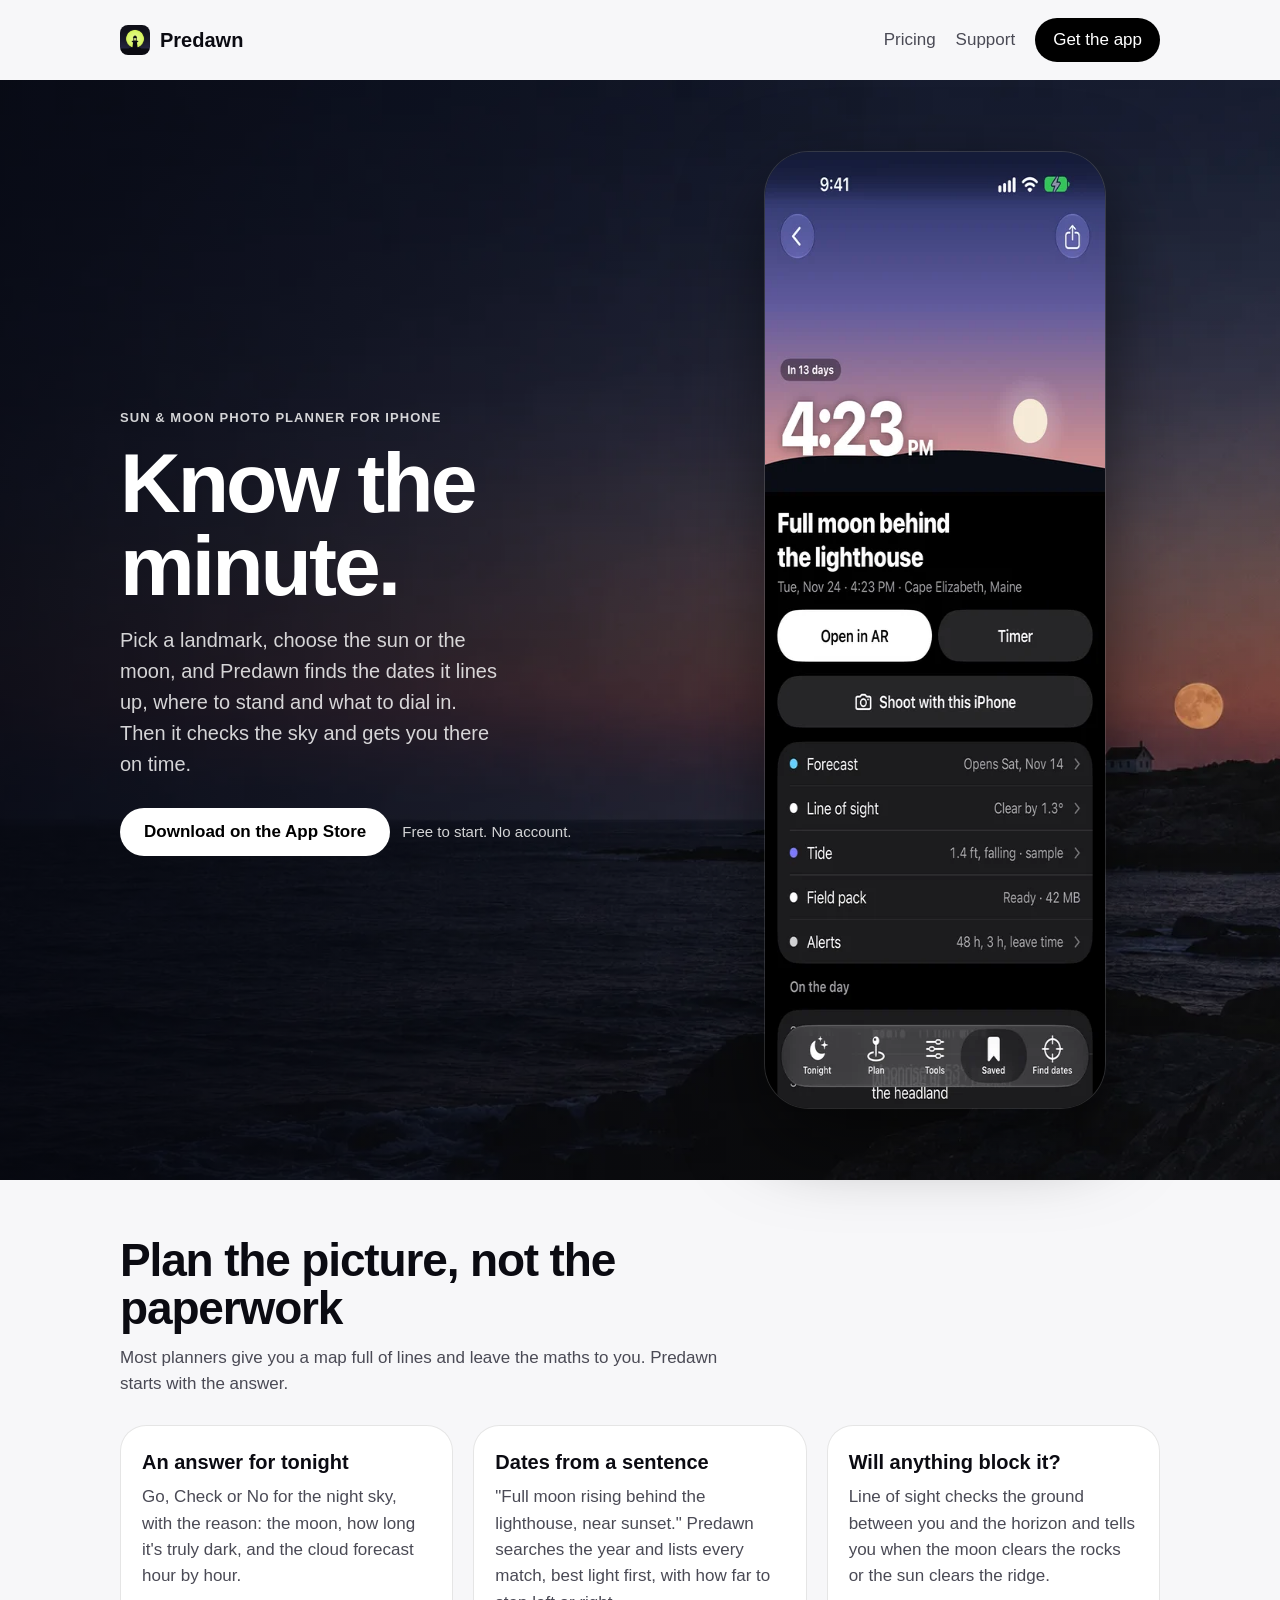
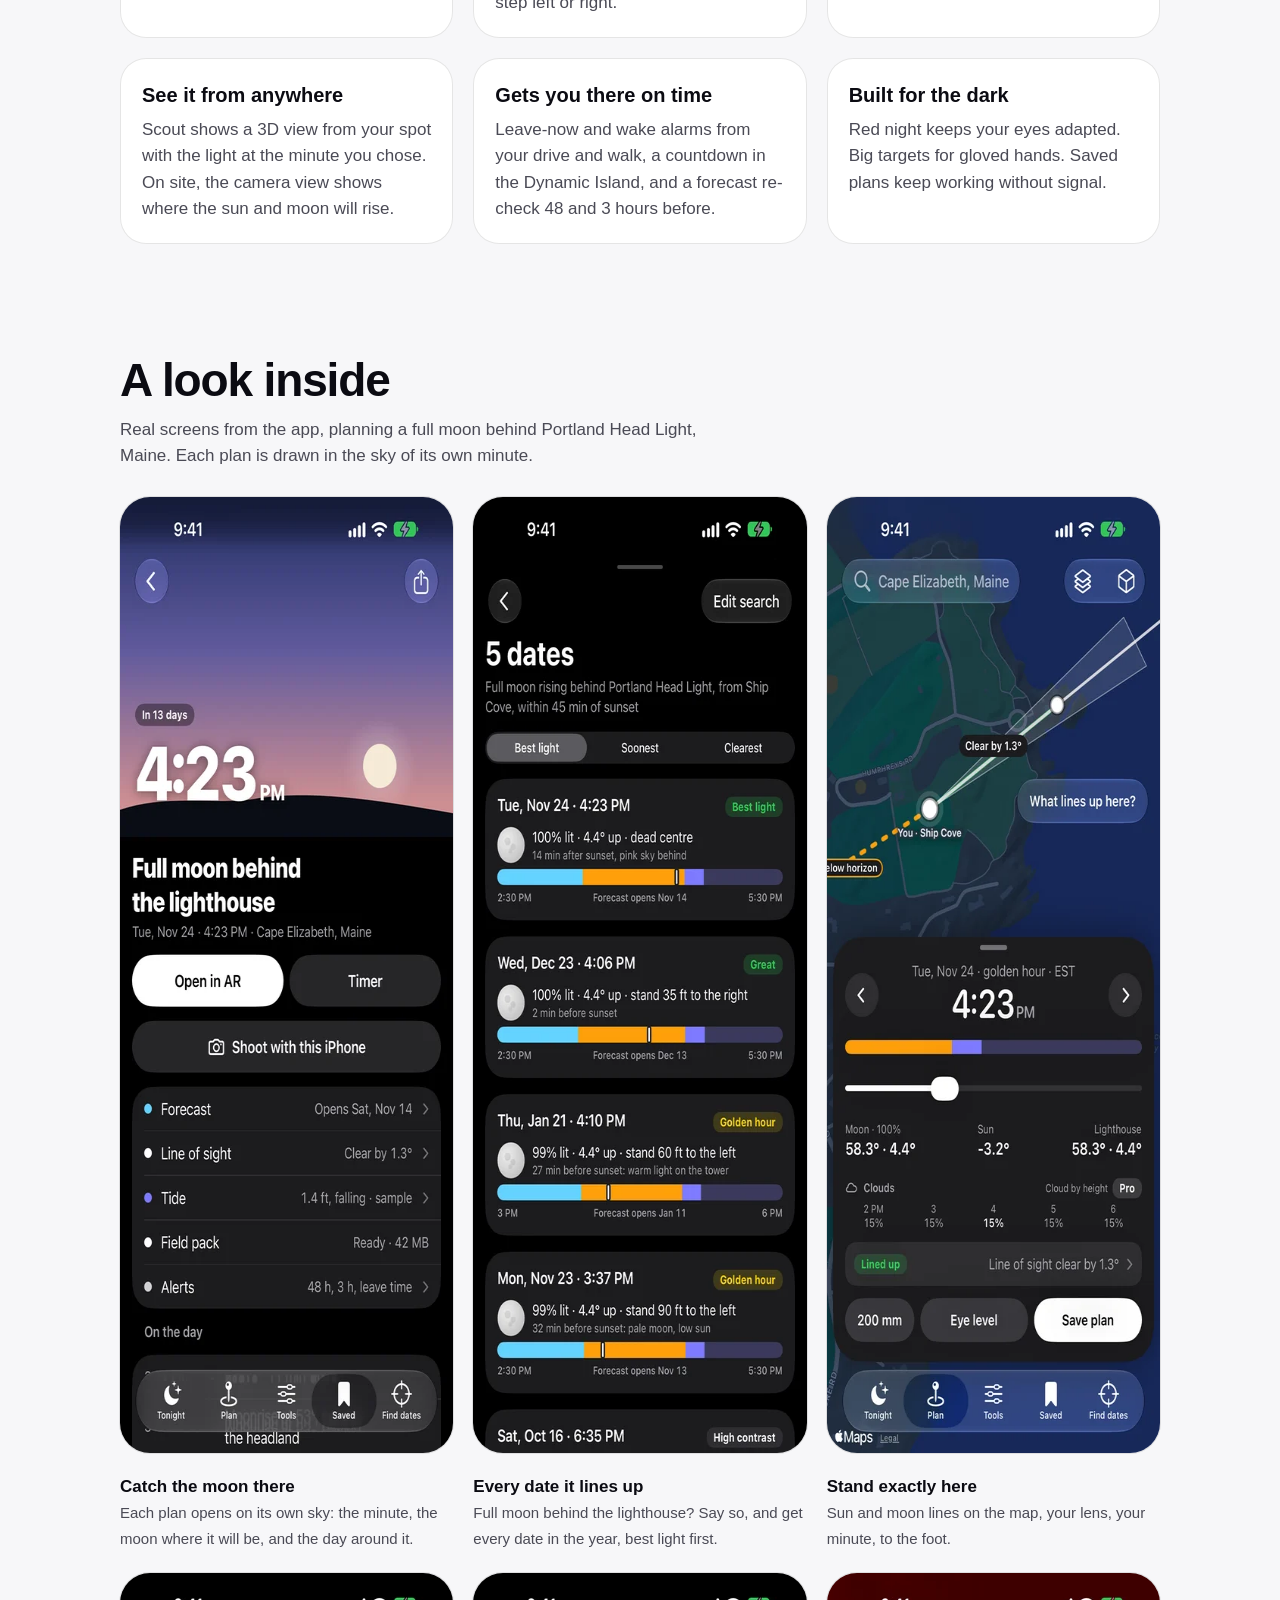
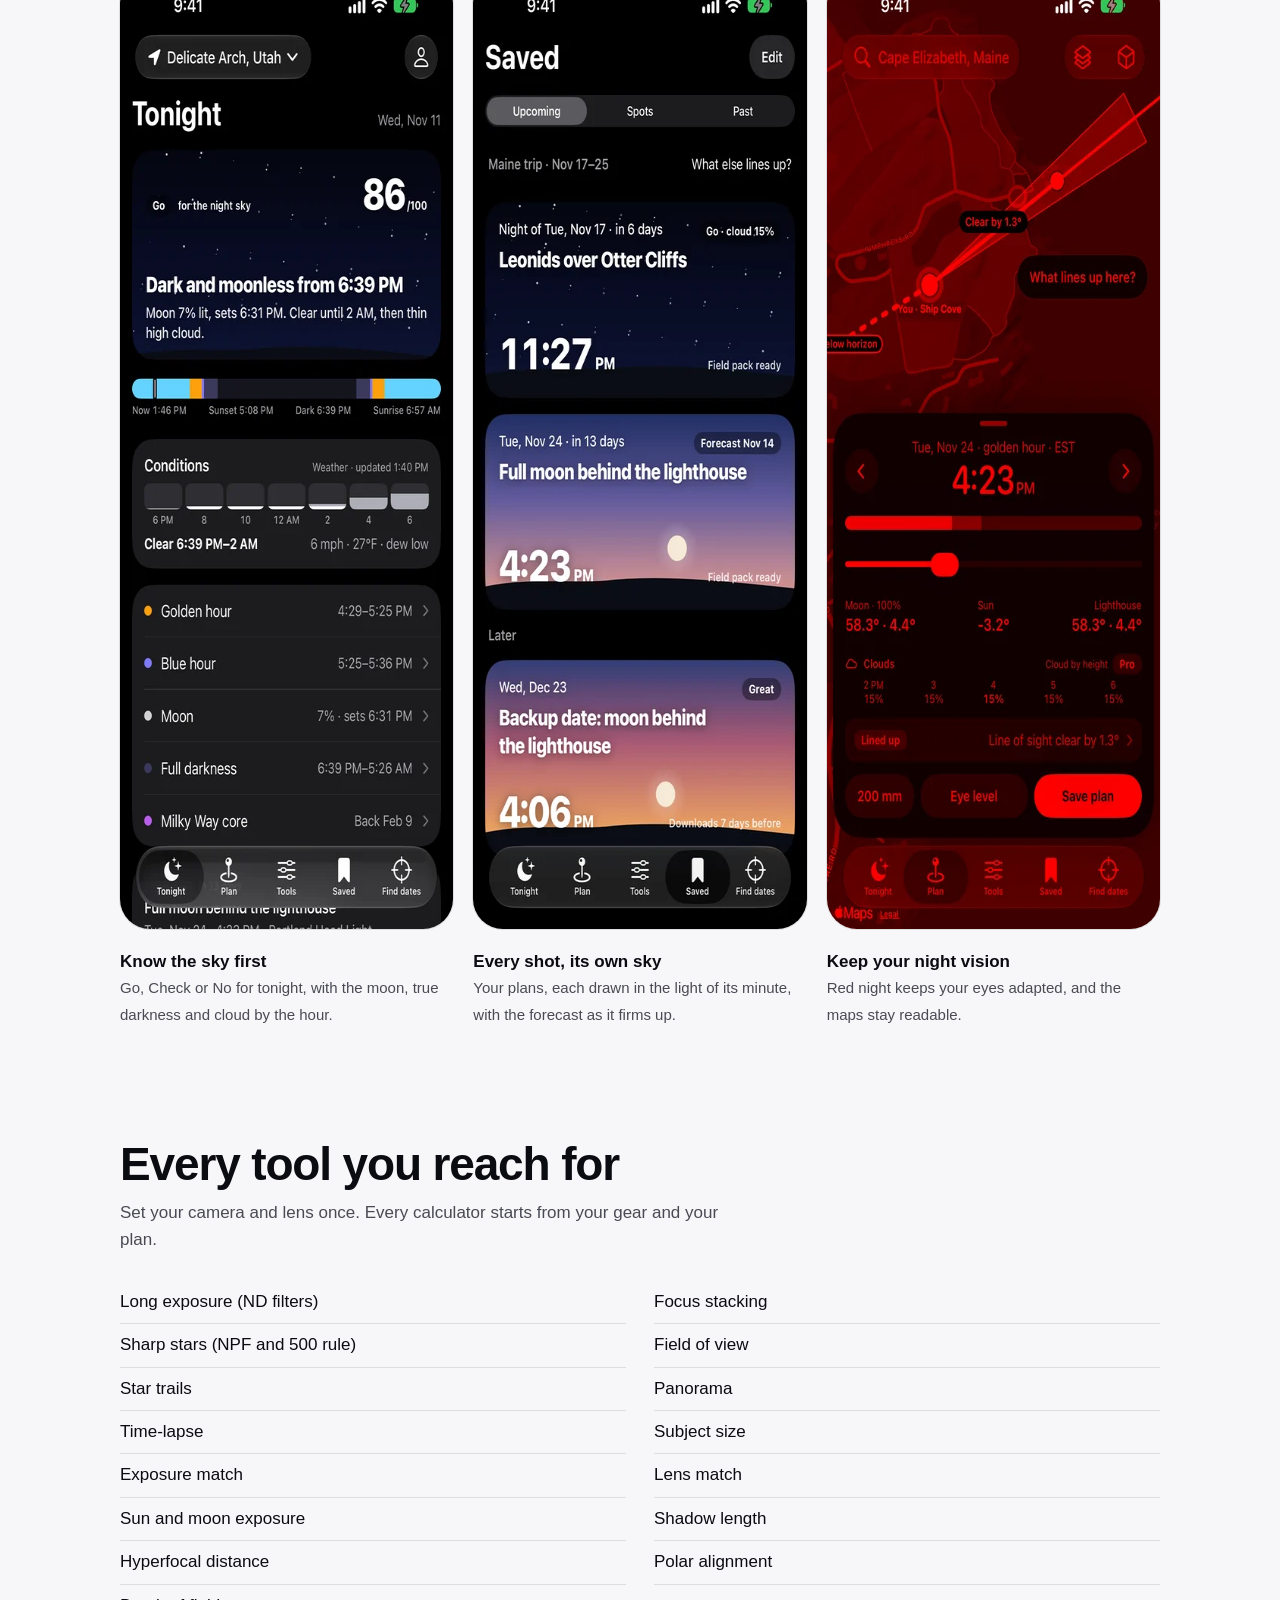
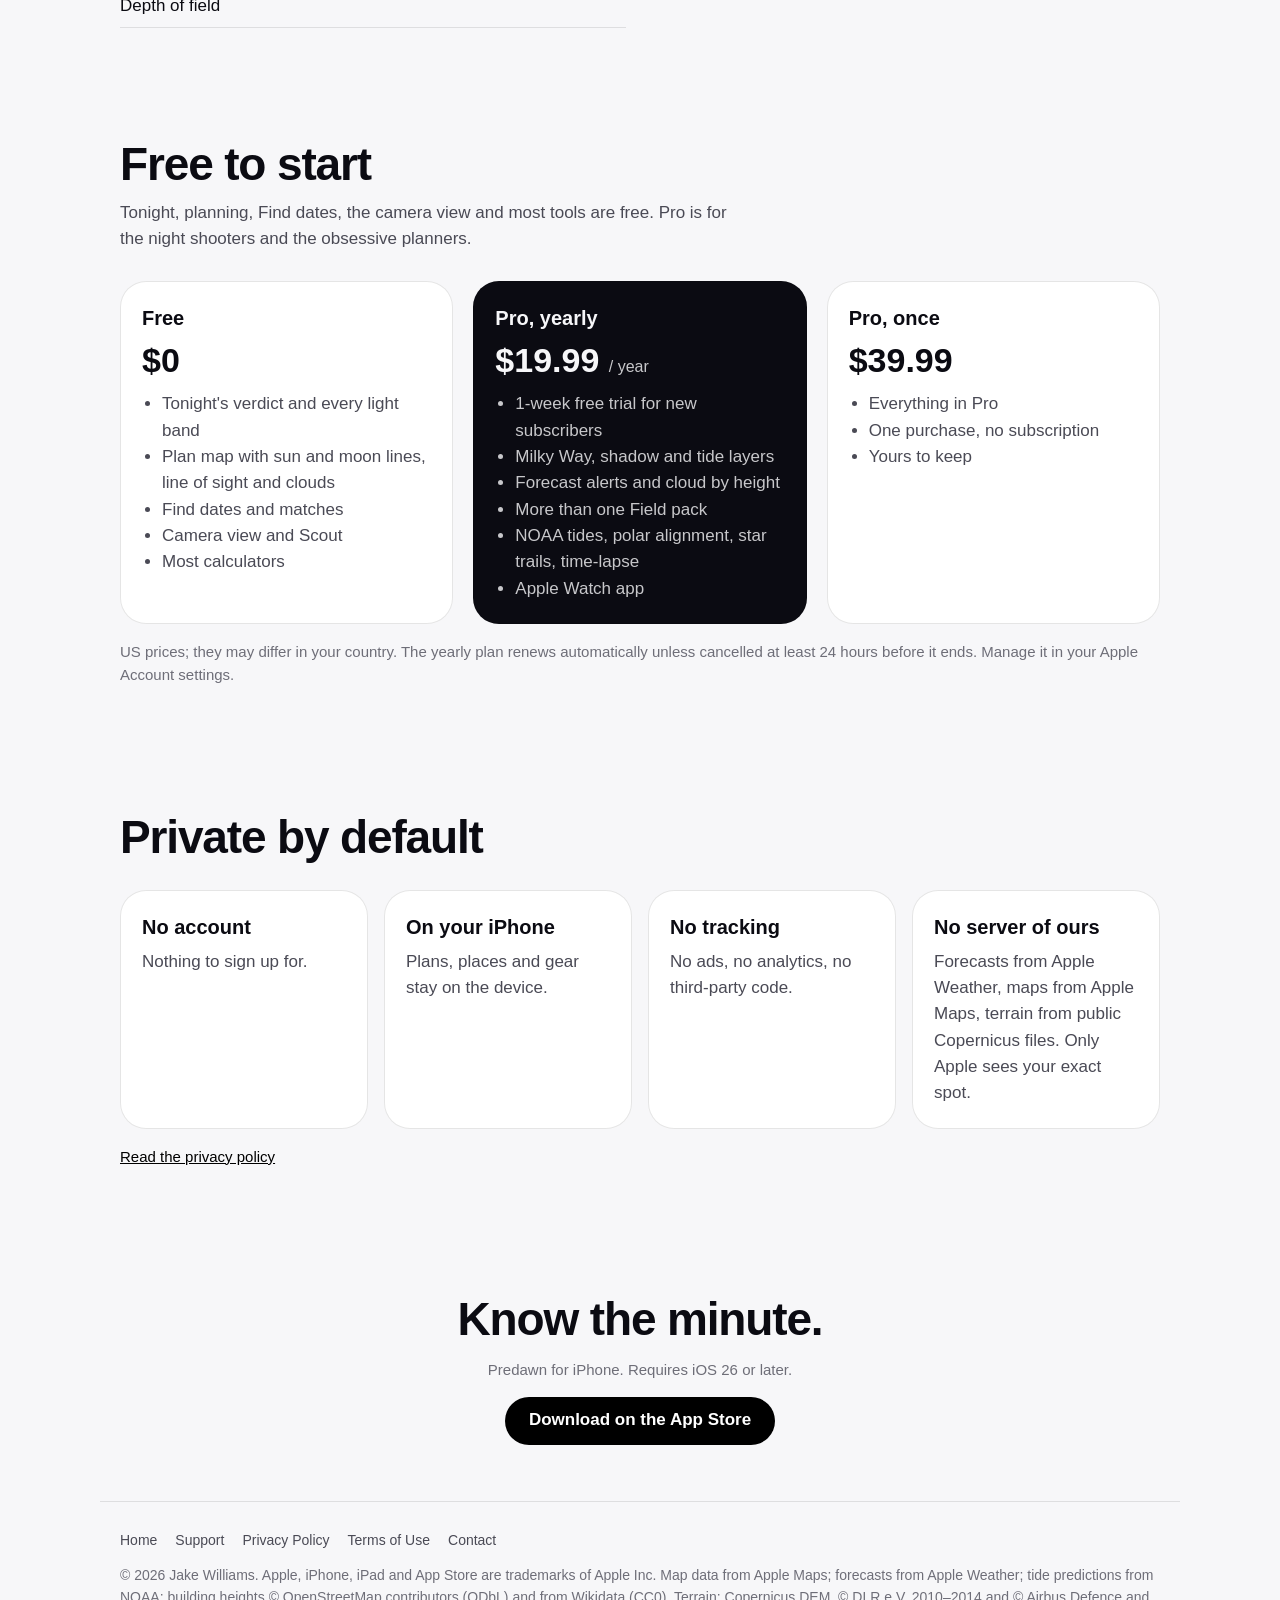
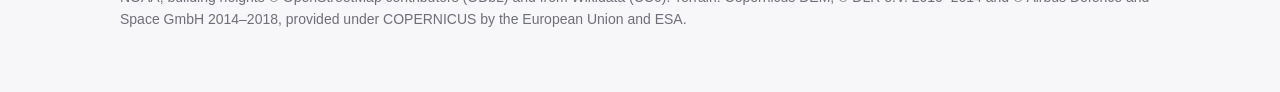
<file: index.html>
<!DOCTYPE html>
<html lang="en">
<head>
<meta charset="UTF-8">
<meta name="viewport" content="width=device-width, initial-scale=1">
<title>Predawn: Sun & Moon Photo Planner for iPhone. Know the minute.</title>
<meta name="description" content="Pick a landmark, choose the sun or the moon, and Predawn finds the dates it lines up, where to stand and the camera settings. Free on iPhone and iPad.">
<meta name="apple-itunes-app" content="app-id=6834539845">
<meta name="theme-color" content="#04060F">
<link rel="canonical" href="https://jakeintech.github.io/predawn-site/">
<link rel="icon" type="image/png" href="assets/favicon.png">
<link rel="apple-touch-icon" href="assets/apple-touch-icon.png">
<meta property="og:type" content="website">
<meta property="og:site_name" content="Predawn">
<meta property="og:title" content="Predawn: Sun & Moon Photo Planner for iPhone. Know the minute.">
<meta property="og:description" content="Pick a landmark, choose the sun or the moon, and Predawn finds the dates it lines up, where to stand and the camera settings. Free on iPhone and iPad.">
<meta property="og:url" content="https://jakeintech.github.io/predawn-site/">
<meta property="og:image" content="https://jakeintech.github.io/predawn-site/assets/og.png">
<meta property="og:image:width" content="1200">
<meta property="og:image:height" content="630">
<meta name="twitter:card" content="summary_large_image">
<meta name="twitter:image" content="https://jakeintech.github.io/predawn-site/assets/og.png">
<link rel="stylesheet" href="assets/site.css">
<script type="application/ld+json">
{"@context":"https://schema.org","@type":"SoftwareApplication","name":"Predawn: Sun & Moon Planner","operatingSystem":"iOS 26 or later","applicationCategory":"PhotographyApplication","description":"Pick a landmark, choose the sun or the moon, and Predawn finds the dates it lines up, where to stand and the camera settings.","url":"https://jakeintech.github.io/predawn-site/","downloadUrl":"https://apps.apple.com/app/id6834539845","offers":{"@type":"Offer","price":"0","priceCurrency":"USD"},"author":{"@type":"Person","name":"Jake Williams"}}
</script>
</head>
<body>
<a class="skip" href="#main">Skip to content</a>
<header class="wrap site-head">
  <a class="brand" href="./" aria-label="Predawn home"><img src="assets/icon-192.png" alt="" width="30" height="30">Predawn</a>
  <nav class="site-nav" aria-label="Site">
    <a href="./#pricing">Pricing</a>
    <a href="support.html">Support</a>
    <a class="btn" href="https://apps.apple.com/app/id6834539845">Get the app</a>
  </nav>
</header>
<main id="main">
<div class="sky"><section class="wrap hero">
  <div>
    <span class="eyebrow">Sun &amp; moon photo planner for iPhone</span>
    <h1>Know the minute.</h1>
    <p class="lede">Pick a landmark, choose the sun or the moon, and Predawn finds the dates it lines up, where to stand and what to dial in. Then it checks the sky and gets you there on time.</p>
    <div class="cta"><a class="btn" href="https://apps.apple.com/app/id6834539845">Download on the App Store</a><span class="note">Free to start. No account.</span></div>
  </div>
  <img class="phone" src="assets/shot-detail.webp" alt="A Predawn plan: full moon behind the lighthouse at 4:23 PM on Tuesday, November 24, drawn in that minute's sky" width="440" height="956">
</section></div>

<section class="wrap" aria-labelledby="how">
  <div class="section-head"><h2 id="how">Plan the picture, not the paperwork</h2><p>Most planners give you a map full of lines and leave the maths to you. Predawn starts with the answer.</p></div>
  <div class="features">
    <div class="card"><h3>An answer for tonight</h3><p>Go, Check or No for the night sky, with the reason: the moon, how long it's truly dark, and the cloud forecast hour by hour.</p></div>
    <div class="card"><h3>Dates from a sentence</h3><p>"Full moon rising behind the lighthouse, near sunset." Predawn searches the year and lists every match, best light first, with how far to step left or right.</p></div>
    <div class="card"><h3>Will anything block it?</h3><p>Line of sight checks the ground between you and the horizon and tells you when the moon clears the rocks or the sun clears the ridge.</p></div>
    <div class="card"><h3>See it from anywhere</h3><p>Scout shows a 3D view from your spot with the light at the minute you chose. On site, the camera view shows where the sun and moon will rise.</p></div>
    <div class="card"><h3>Gets you there on time</h3><p>Leave-now and wake alarms from your drive and walk, a countdown in the Dynamic Island, and a forecast re-check 48 and 3 hours before.</p></div>
    <div class="card"><h3>Built for the dark</h3><p>Red night keeps your eyes adapted. Big targets for gloved hands. Saved plans keep working without signal.</p></div>
  </div>
</section>

<section class="wrap" aria-labelledby="look">
  <div class="section-head"><h2 id="look">A look inside</h2><p>Real screens from the app, planning a full moon behind Portland Head Light, Maine. Each plan is drawn in the sky of its own minute.</p></div>
  <div class="shots">
  <div class="shot"><figure><img src="assets/shot-detail.webp" alt="Predawn catch the moon there screen" width="440" height="956" loading="lazy"><figcaption><b>Catch the moon there</b><span>Each plan opens on its own sky: the minute, the moon where it will be, and the day around it.</span></figcaption></figure></div>
  <div class="shot"><figure><img src="assets/shot-matches.webp" alt="Predawn every date it lines up screen" width="440" height="956" loading="lazy"><figcaption><b>Every date it lines up</b><span>Full moon behind the lighthouse? Say so, and get every date in the year, best light first.</span></figcaption></figure></div>
  <div class="shot"><figure><img src="assets/shot-planner.webp" alt="Predawn stand exactly here screen" width="440" height="956" loading="lazy"><figcaption><b>Stand exactly here</b><span>Sun and moon lines on the map, your lens, your minute, to the foot.</span></figcaption></figure></div>
  <div class="shot"><figure><img src="assets/shot-tonight.webp" alt="Predawn know the sky first screen" width="440" height="956" loading="lazy"><figcaption><b>Know the sky first</b><span>Go, Check or No for tonight, with the moon, true darkness and cloud by the hour.</span></figcaption></figure></div>
  <div class="shot"><figure><img src="assets/shot-saved.webp" alt="Predawn every shot, its own sky screen" width="440" height="956" loading="lazy"><figcaption><b>Every shot, its own sky</b><span>Your plans, each drawn in the light of its minute, with the forecast as it firms up.</span></figcaption></figure></div>
  <div class="shot"><figure><img src="assets/shot-rednight.webp" alt="Predawn keep your night vision screen" width="440" height="956" loading="lazy"><figcaption><b>Keep your night vision</b><span>Red night keeps your eyes adapted, and the maps stay readable.</span></figcaption></figure></div>
  </div>
</section>

<section class="wrap" aria-labelledby="tools">
  <div class="section-head"><h2 id="tools">Every tool you reach for</h2><p>Set your camera and lens once. Every calculator starts from your gear and your plan.</p></div>
  <ul class="tools">
    <li>Long exposure (ND filters)</li>
    <li>Sharp stars (NPF and 500 rule)</li>
    <li>Star trails</li>
    <li>Time-lapse</li>
    <li>Exposure match</li>
    <li>Sun and moon exposure</li>
    <li>Hyperfocal distance</li>
    <li>Depth of field</li>
    <li>Focus stacking</li>
    <li>Field of view</li>
    <li>Panorama</li>
    <li>Subject size</li>
    <li>Lens match</li>
    <li>Shadow length</li>
    <li>Polar alignment</li>
  </ul>
</section>

<section class="wrap" id="pricing" aria-labelledby="price-h">
  <div class="section-head"><h2 id="price-h">Free to start</h2><p>Tonight, planning, Find dates, the camera view and most tools are free. Pro is for the night shooters and the obsessive planners.</p></div>
  <div class="pricing">
    <div class="card"><h3>Free</h3><div class="price">$0</div><ul><li>Tonight's verdict and every light band</li><li>Plan map with sun and moon lines, line of sight and clouds</li><li>Find dates and matches</li><li>Camera view and Scout</li><li>Most calculators</li></ul></div>
    <div class="card hi"><h3>Pro, yearly</h3><div class="price">$19.99 <small>/ year</small></div><ul><li>1-week free trial for new subscribers</li><li>Milky Way, shadow and tide layers</li><li>Forecast alerts and cloud by height</li><li>More than one Field pack</li><li>NOAA tides, polar alignment, star trails, time-lapse</li><li>Apple Watch app</li></ul></div>
    <div class="card"><h3>Pro, once</h3><div class="price">$39.99</div><ul><li>Everything in Pro</li><li>One purchase, no subscription</li><li>Yours to keep</li></ul></div>
  </div>
  <p class="note" style="margin-top:16px">US prices; they may differ in your country. The yearly plan renews automatically unless cancelled at least 24 hours before it ends. Manage it in your Apple Account settings.</p>
</section>

<section class="wrap" aria-labelledby="priv">
  <div class="section-head"><h2 id="priv">Private by default</h2></div>
  <div class="privacy">
    <div class="card"><h3>No account</h3><p>Nothing to sign up for.</p></div>
    <div class="card"><h3>On your iPhone</h3><p>Plans, places and gear stay on the device.</p></div>
    <div class="card"><h3>No tracking</h3><p>No ads, no analytics, no third-party code.</p></div>
    <div class="card"><h3>No server of ours</h3><p>Forecasts from Apple Weather, maps from Apple Maps, terrain from public Copernicus files. Only Apple sees your exact spot.</p></div>
  </div>
  <p class="note" style="margin-top:16px"><a href="privacy-policy.html">Read the privacy policy</a></p>
</section>

<section class="wrap" style="text-align:center">
  <h2>Know the minute.</h2>
  <p class="note">Predawn for iPhone. Requires iOS 26 or later.</p>
  <a class="btn" href="https://apps.apple.com/app/id6834539845">Download on the App Store</a>
</section>

</main>
<footer class="site-foot wrap">
  <nav aria-label="Footer"><a href="./">Home</a><a href="support.html">Support</a><a href="privacy-policy.html">Privacy Policy</a><a href="terms-of-service.html">Terms of Use</a><a href="mailto:info@jakeawilliams.com">Contact</a></nav>
  <p>&copy; 2026 Jake Williams. Apple, iPhone, iPad and App Store are trademarks of Apple Inc. Map data from Apple Maps; forecasts from Apple Weather; tide predictions from NOAA; building heights &copy; OpenStreetMap contributors (ODbL) and from Wikidata (CC0). Terrain: Copernicus DEM, &copy; DLR e.V. 2010&ndash;2014 and &copy; Airbus Defence and Space GmbH 2014&ndash;2018, provided under COPERNICUS by the European Union and ESA.</p>
</footer>
</body>
</html>
</file>
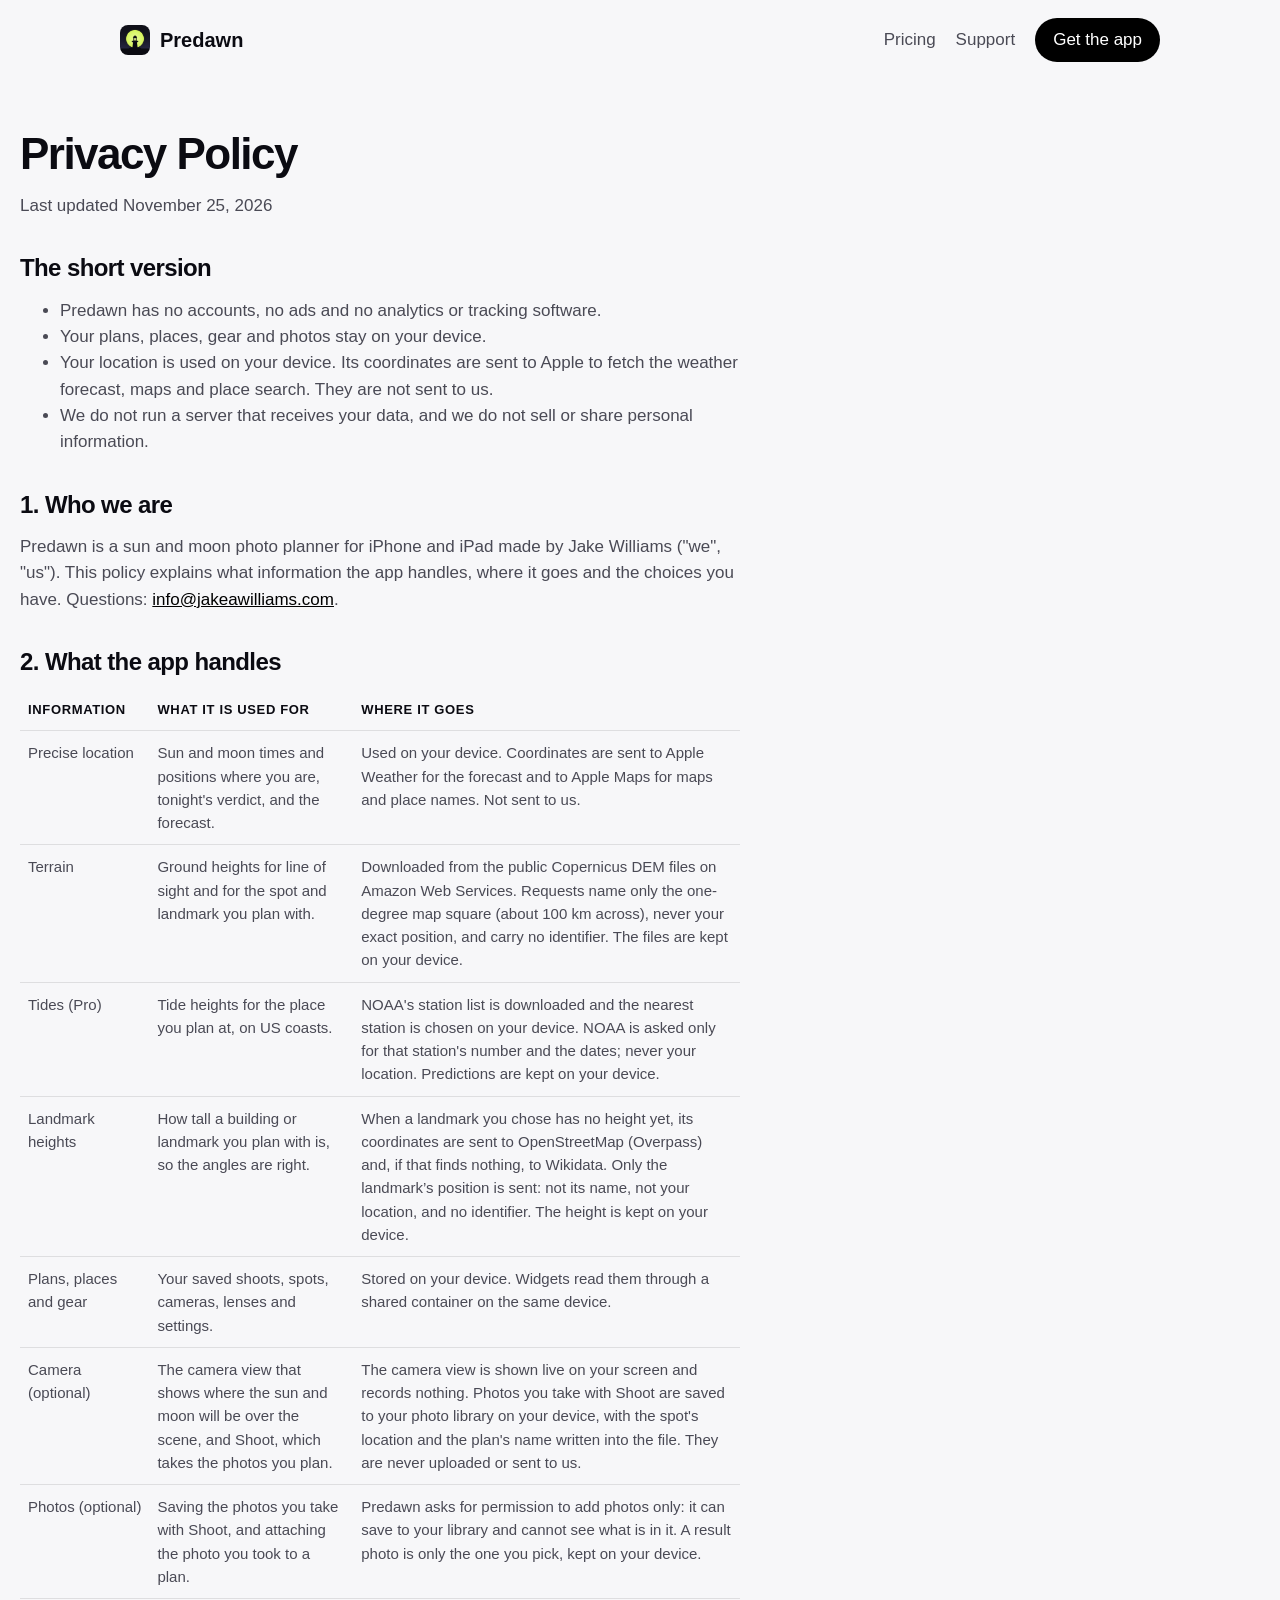
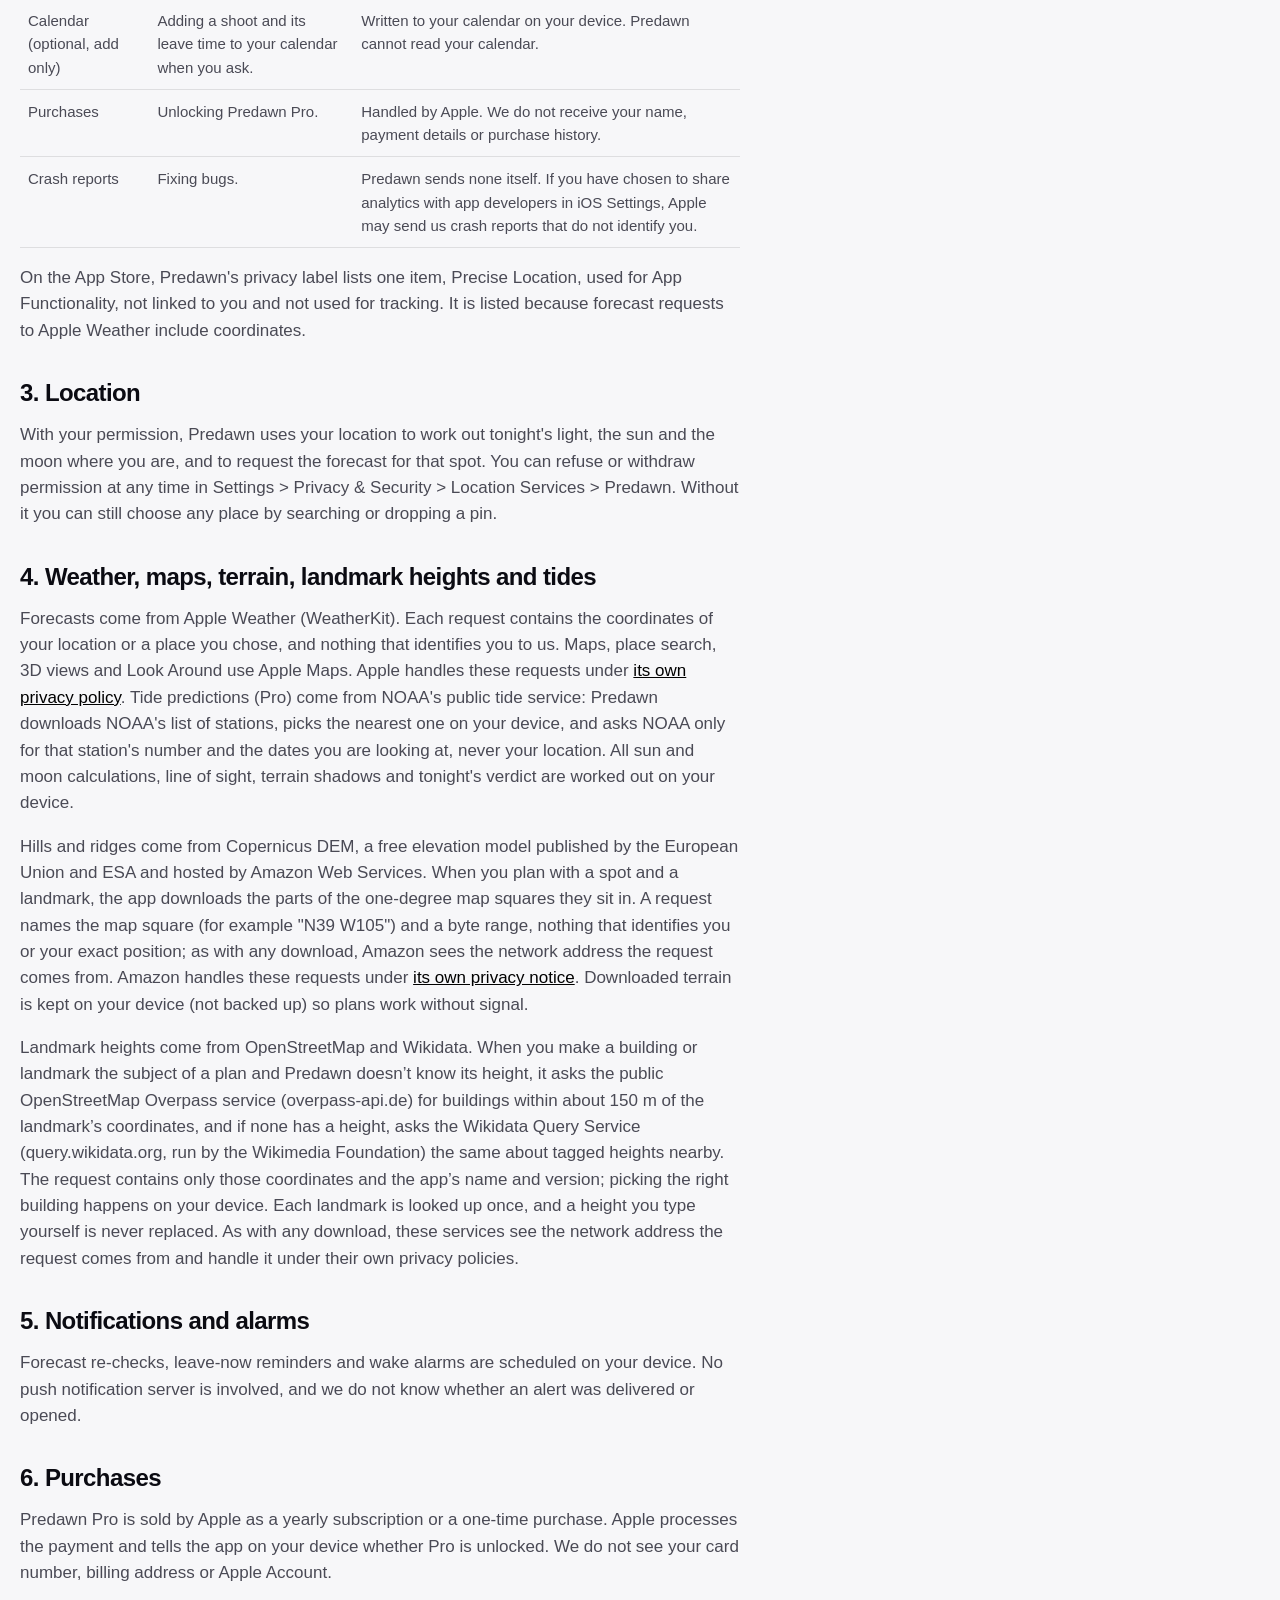
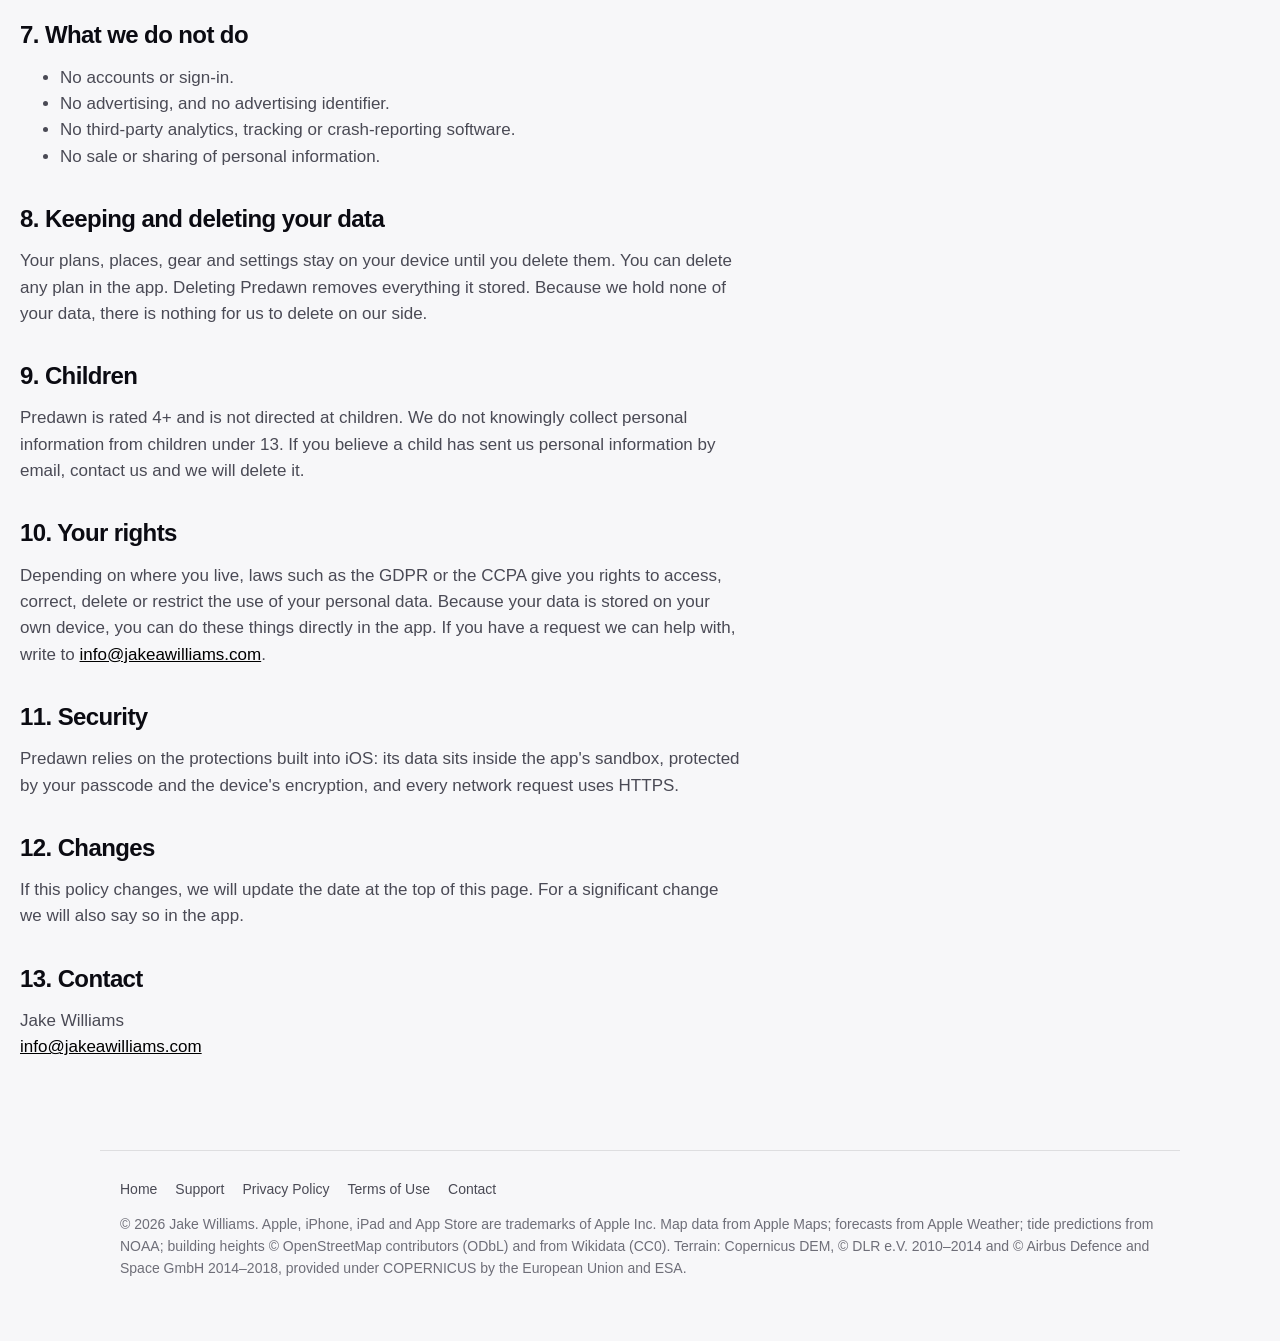
<file: privacy-policy.html>
<!DOCTYPE html>
<html lang="en">
<head>
<meta charset="UTF-8">
<meta name="viewport" content="width=device-width, initial-scale=1">
<title>Predawn Privacy Policy</title>
<meta name="description" content="How Predawn handles your information: no accounts, no tracking, everything on your device.">
<meta name="apple-itunes-app" content="app-id=6834539845">
<meta name="theme-color" content="#04060F">
<link rel="canonical" href="https://jakeintech.github.io/predawn-site/privacy-policy.html">
<link rel="icon" type="image/png" href="assets/favicon.png">
<link rel="apple-touch-icon" href="assets/apple-touch-icon.png">
<meta property="og:type" content="website">
<meta property="og:site_name" content="Predawn">
<meta property="og:title" content="Predawn Privacy Policy">
<meta property="og:description" content="How Predawn handles your information: no accounts, no tracking, everything on your device.">
<meta property="og:url" content="https://jakeintech.github.io/predawn-site/privacy-policy.html">
<meta property="og:image" content="https://jakeintech.github.io/predawn-site/assets/og.png">
<meta property="og:image:width" content="1200">
<meta property="og:image:height" content="630">
<meta name="twitter:card" content="summary_large_image">
<meta name="twitter:image" content="https://jakeintech.github.io/predawn-site/assets/og.png">
<link rel="stylesheet" href="assets/site.css">
</head>
<body>
<a class="skip" href="#main">Skip to content</a>
<header class="wrap site-head">
  <a class="brand" href="./" aria-label="Predawn home"><img src="assets/icon-192.png" alt="" width="30" height="30">Predawn</a>
  <nav class="site-nav" aria-label="Site">
    <a href="./#pricing">Pricing</a>
    <a href="support.html">Support</a>
    <a class="btn" href="https://apps.apple.com/app/id6834539845">Get the app</a>
  </nav>
</header>
<main id="main">
<article class="legal">
<h1>Privacy Policy</h1>
<p class="updated">Last updated November 25, 2026</p>
<h2>The short version</h2>
<ul>
<li>Predawn has no accounts, no ads and no analytics or tracking software.</li>
<li>Your plans, places, gear and photos stay on your device.</li>
<li>Your location is used on your device. Its coordinates are sent to Apple to fetch the weather forecast, maps and place search. They are not sent to us.</li>
<li>We do not run a server that receives your data, and we do not sell or share personal information.</li>
</ul>
<h2>1. Who we are</h2>
<p>Predawn is a sun and moon photo planner for iPhone and iPad made by Jake Williams ("we", "us"). This policy explains what information the app handles, where it goes and the choices you have. Questions: <a href="mailto:info@jakeawilliams.com">info@jakeawilliams.com</a>.</p>
<h2>2. What the app handles</h2>
<table>
<thead><tr><th>Information</th><th>What it is used for</th><th>Where it goes</th></tr></thead>
<tbody>
<tr><td>Precise location</td><td>Sun and moon times and positions where you are, tonight's verdict, and the forecast.</td><td>Used on your device. Coordinates are sent to Apple Weather for the forecast and to Apple Maps for maps and place names. Not sent to us.</td></tr>
<tr><td>Terrain</td><td>Ground heights for line of sight and for the spot and landmark you plan with.</td><td>Downloaded from the public Copernicus DEM files on Amazon Web Services. Requests name only the one-degree map square (about 100 km across), never your exact position, and carry no identifier. The files are kept on your device.</td></tr>
<tr><td>Tides (Pro)</td><td>Tide heights for the place you plan at, on US coasts.</td><td>NOAA's station list is downloaded and the nearest station is chosen on your device. NOAA is asked only for that station's number and the dates; never your location. Predictions are kept on your device.</td></tr>
<tr><td>Landmark heights</td><td>How tall a building or landmark you plan with is, so the angles are right.</td><td>When a landmark you chose has no height yet, its coordinates are sent to OpenStreetMap (Overpass) and, if that finds nothing, to Wikidata. Only the landmark&rsquo;s position is sent: not its name, not your location, and no identifier. The height is kept on your device.</td></tr>
<tr><td>Plans, places and gear</td><td>Your saved shoots, spots, cameras, lenses and settings.</td><td>Stored on your device. Widgets read them through a shared container on the same device.</td></tr>
<tr><td>Camera (optional)</td><td>The camera view that shows where the sun and moon will be over the scene, and Shoot, which takes the photos you plan.</td><td>The camera view is shown live on your screen and records nothing. Photos you take with Shoot are saved to your photo library on your device, with the spot's location and the plan's name written into the file. They are never uploaded or sent to us.</td></tr>
<tr><td>Photos (optional)</td><td>Saving the photos you take with Shoot, and attaching the photo you took to a plan.</td><td>Predawn asks for permission to add photos only: it can save to your library and cannot see what is in it. A result photo is only the one you pick, kept on your device.</td></tr>
<tr><td>Calendar (optional, add only)</td><td>Adding a shoot and its leave time to your calendar when you ask.</td><td>Written to your calendar on your device. Predawn cannot read your calendar.</td></tr>
<tr><td>Purchases</td><td>Unlocking Predawn Pro.</td><td>Handled by Apple. We do not receive your name, payment details or purchase history.</td></tr>
<tr><td>Crash reports</td><td>Fixing bugs.</td><td>Predawn sends none itself. If you have chosen to share analytics with app developers in iOS Settings, Apple may send us crash reports that do not identify you.</td></tr>
</tbody>
</table>
<p>On the App Store, Predawn's privacy label lists one item, Precise Location, used for App Functionality, not linked to you and not used for tracking. It is listed because forecast requests to Apple Weather include coordinates.</p>
<h2>3. Location</h2>
<p>With your permission, Predawn uses your location to work out tonight's light, the sun and the moon where you are, and to request the forecast for that spot. You can refuse or withdraw permission at any time in Settings &gt; Privacy &amp; Security &gt; Location Services &gt; Predawn. Without it you can still choose any place by searching or dropping a pin.</p>
<h2>4. Weather, maps, terrain, landmark heights and tides</h2>
<p>Forecasts come from Apple Weather (WeatherKit). Each request contains the coordinates of your location or a place you chose, and nothing that identifies you to us. Maps, place search, 3D views and Look Around use Apple Maps. Apple handles these requests under <a href="https://www.apple.com/legal/privacy/">its own privacy policy</a>. Tide predictions (Pro) come from NOAA's public tide service: Predawn downloads NOAA's list of stations, picks the nearest one on your device, and asks NOAA only for that station's number and the dates you are looking at, never your location. All sun and moon calculations, line of sight, terrain shadows and tonight's verdict are worked out on your device.</p>
<p>Hills and ridges come from Copernicus DEM, a free elevation model published by the European Union and ESA and hosted by Amazon Web Services. When you plan with a spot and a landmark, the app downloads the parts of the one-degree map squares they sit in. A request names the map square (for example "N39 W105") and a byte range, nothing that identifies you or your exact position; as with any download, Amazon sees the network address the request comes from. Amazon handles these requests under <a href="https://aws.amazon.com/privacy/">its own privacy notice</a>. Downloaded terrain is kept on your device (not backed up) so plans work without signal.</p>
<p>Landmark heights come from OpenStreetMap and Wikidata. When you make a building or landmark the subject of a plan and Predawn doesn&rsquo;t know its height, it asks the public OpenStreetMap Overpass service (overpass-api.de) for buildings within about 150&nbsp;m of the landmark&rsquo;s coordinates, and if none has a height, asks the Wikidata Query Service (query.wikidata.org, run by the Wikimedia Foundation) the same about tagged heights nearby. The request contains only those coordinates and the app&rsquo;s name and version; picking the right building happens on your device. Each landmark is looked up once, and a height you type yourself is never replaced. As with any download, these services see the network address the request comes from and handle it under their own privacy policies.</p>
<h2>5. Notifications and alarms</h2>
<p>Forecast re-checks, leave-now reminders and wake alarms are scheduled on your device. No push notification server is involved, and we do not know whether an alert was delivered or opened.</p>
<h2>6. Purchases</h2>
<p>Predawn Pro is sold by Apple as a yearly subscription or a one-time purchase. Apple processes the payment and tells the app on your device whether Pro is unlocked. We do not see your card number, billing address or Apple Account.</p>
<h2>7. What we do not do</h2>
<ul><li>No accounts or sign-in.</li><li>No advertising, and no advertising identifier.</li><li>No third-party analytics, tracking or crash-reporting software.</li><li>No sale or sharing of personal information.</li></ul>
<h2>8. Keeping and deleting your data</h2>
<p>Your plans, places, gear and settings stay on your device until you delete them. You can delete any plan in the app. Deleting Predawn removes everything it stored. Because we hold none of your data, there is nothing for us to delete on our side.</p>
<h2>9. Children</h2>
<p>Predawn is rated 4+ and is not directed at children. We do not knowingly collect personal information from children under 13. If you believe a child has sent us personal information by email, contact us and we will delete it.</p>
<h2>10. Your rights</h2>
<p>Depending on where you live, laws such as the GDPR or the CCPA give you rights to access, correct, delete or restrict the use of your personal data. Because your data is stored on your own device, you can do these things directly in the app. If you have a request we can help with, write to <a href="mailto:info@jakeawilliams.com">info@jakeawilliams.com</a>.</p>
<h2>11. Security</h2>
<p>Predawn relies on the protections built into iOS: its data sits inside the app's sandbox, protected by your passcode and the device's encryption, and every network request uses HTTPS.</p>
<h2>12. Changes</h2>
<p>If this policy changes, we will update the date at the top of this page. For a significant change we will also say so in the app.</p>
<h2>13. Contact</h2>
<p>Jake Williams<br><a href="mailto:info@jakeawilliams.com">info@jakeawilliams.com</a></p>
</article>

</main>
<footer class="site-foot wrap">
  <nav aria-label="Footer"><a href="./">Home</a><a href="support.html">Support</a><a href="privacy-policy.html">Privacy Policy</a><a href="terms-of-service.html">Terms of Use</a><a href="mailto:info@jakeawilliams.com">Contact</a></nav>
  <p>&copy; 2026 Jake Williams. Apple, iPhone, iPad and App Store are trademarks of Apple Inc. Map data from Apple Maps; forecasts from Apple Weather; tide predictions from NOAA; building heights &copy; OpenStreetMap contributors (ODbL) and from Wikidata (CC0). Terrain: Copernicus DEM, &copy; DLR e.V. 2010&ndash;2014 and &copy; Airbus Defence and Space GmbH 2014&ndash;2018, provided under COPERNICUS by the European Union and ESA.</p>
</footer>
</body>
</html>
</file>
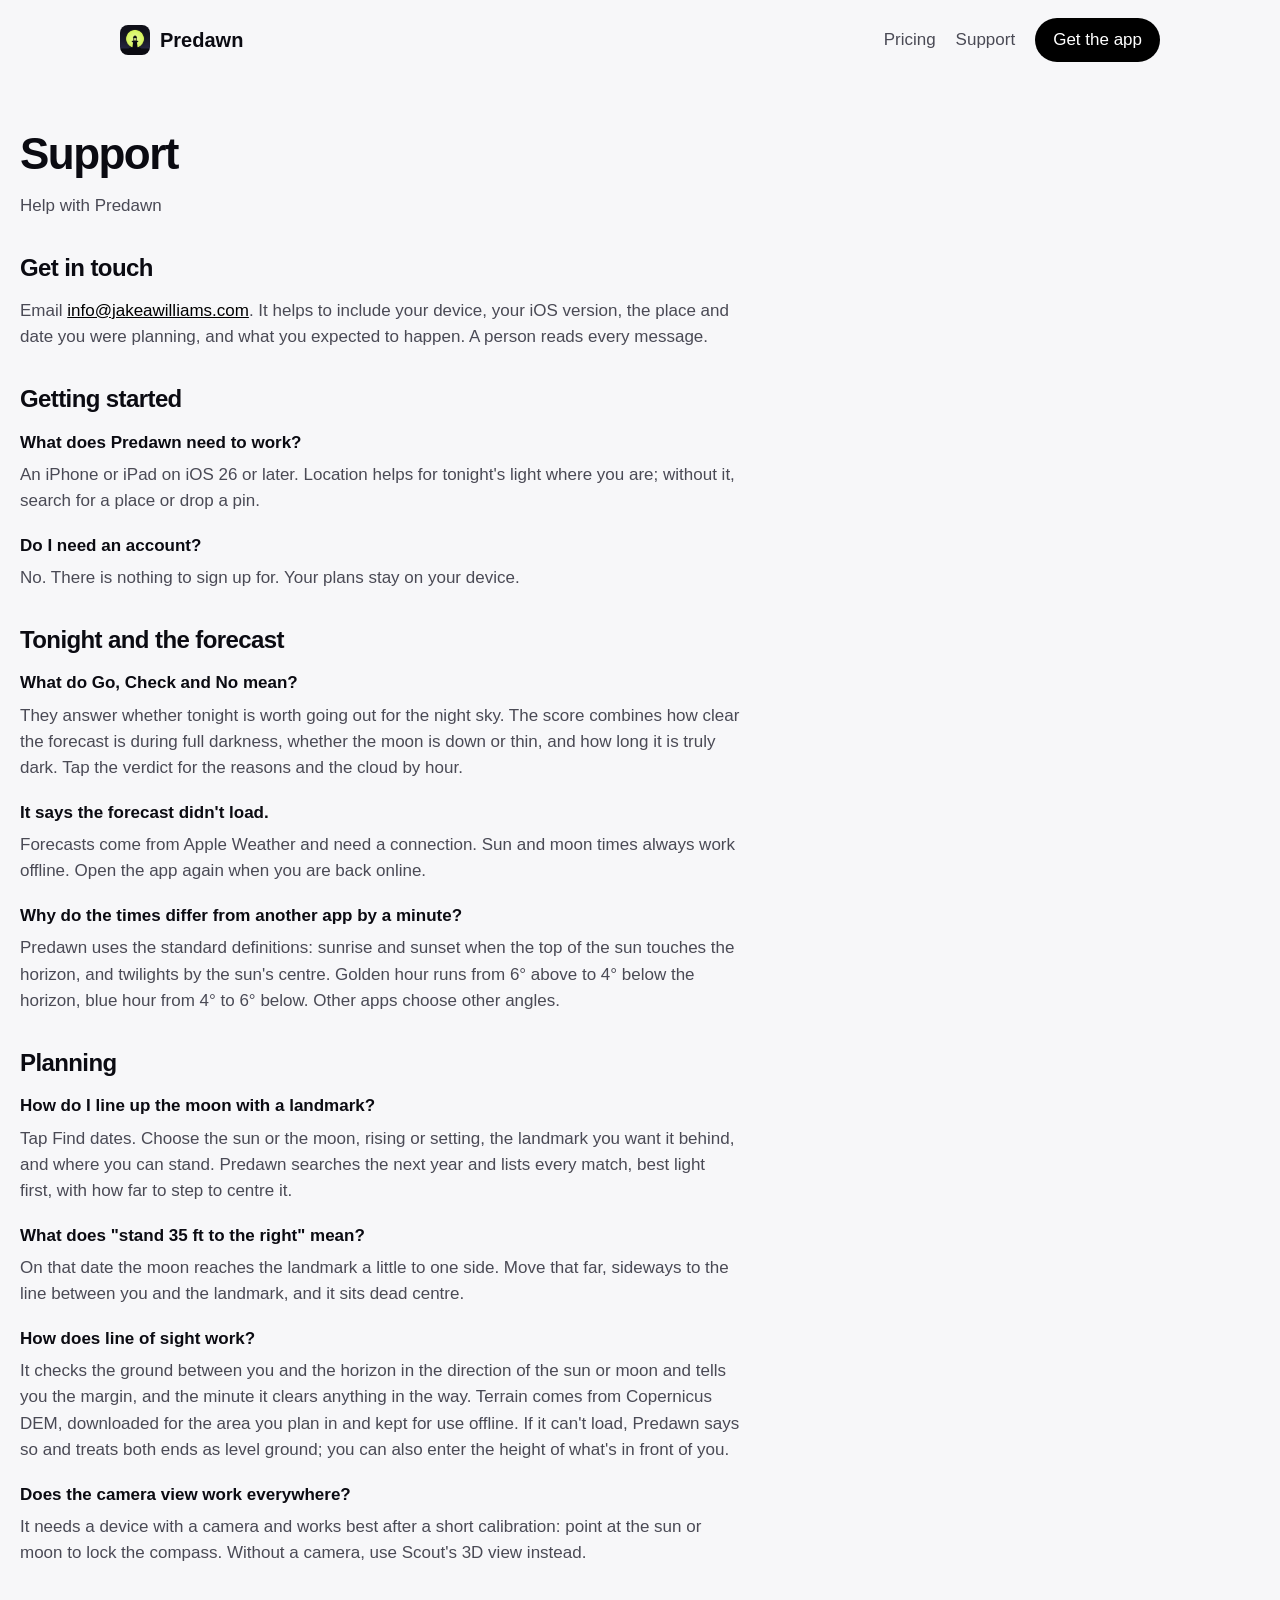
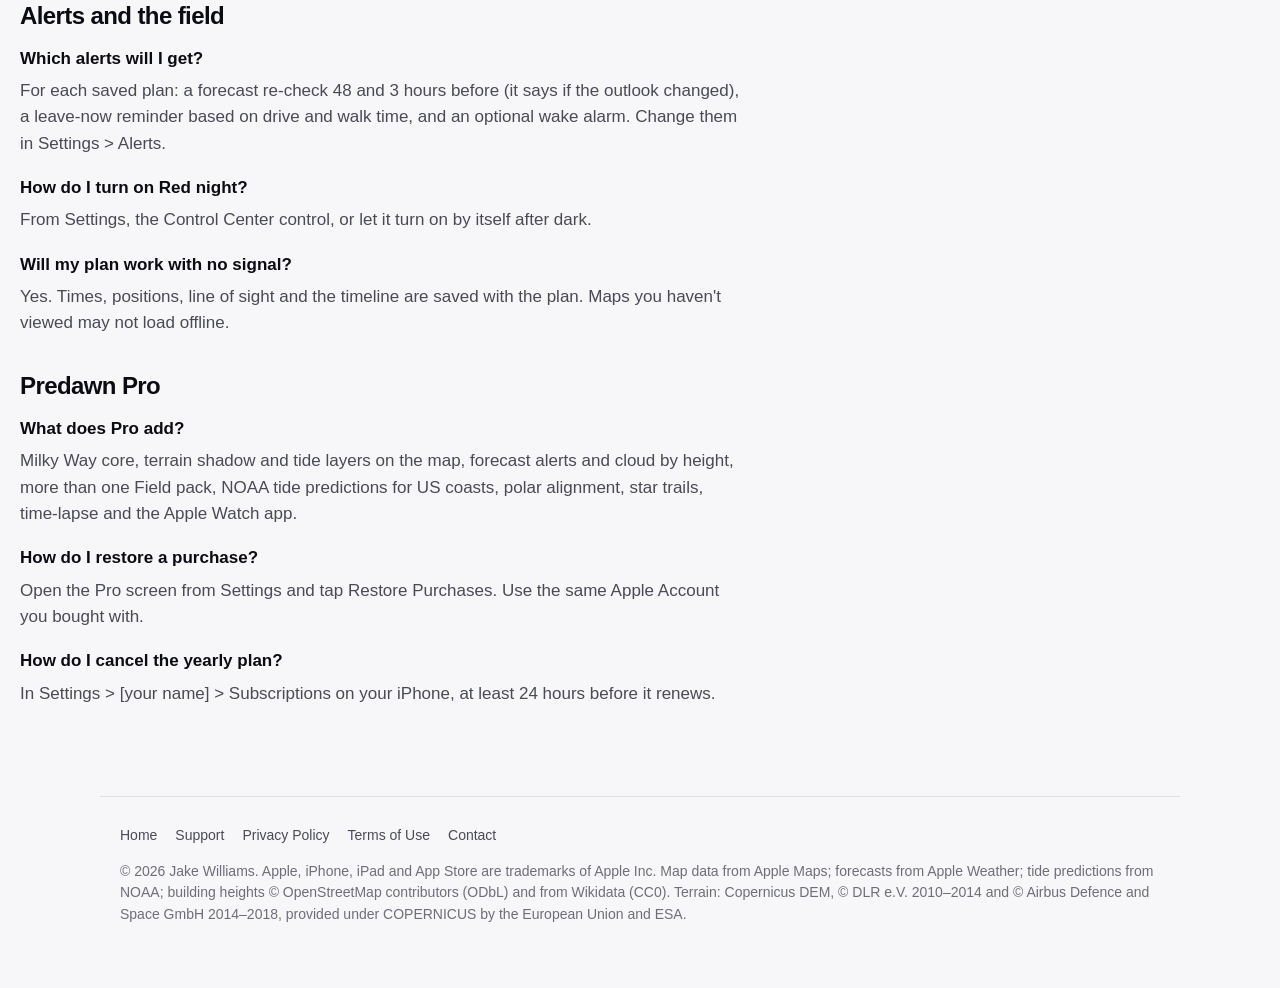
<file: support.html>
<!DOCTYPE html>
<html lang="en">
<head>
<meta charset="UTF-8">
<meta name="viewport" content="width=device-width, initial-scale=1">
<title>Predawn Support</title>
<meta name="description" content="Help with Predawn: the forecast, planning, alerts and Predawn Pro.">
<meta name="apple-itunes-app" content="app-id=6834539845">
<meta name="theme-color" content="#04060F">
<link rel="canonical" href="https://jakeintech.github.io/predawn-site/support.html">
<link rel="icon" type="image/png" href="assets/favicon.png">
<link rel="apple-touch-icon" href="assets/apple-touch-icon.png">
<meta property="og:type" content="website">
<meta property="og:site_name" content="Predawn">
<meta property="og:title" content="Predawn Support">
<meta property="og:description" content="Help with Predawn: the forecast, planning, alerts and Predawn Pro.">
<meta property="og:url" content="https://jakeintech.github.io/predawn-site/support.html">
<meta property="og:image" content="https://jakeintech.github.io/predawn-site/assets/og.png">
<meta property="og:image:width" content="1200">
<meta property="og:image:height" content="630">
<meta name="twitter:card" content="summary_large_image">
<meta name="twitter:image" content="https://jakeintech.github.io/predawn-site/assets/og.png">
<link rel="stylesheet" href="assets/site.css">
</head>
<body>
<a class="skip" href="#main">Skip to content</a>
<header class="wrap site-head">
  <a class="brand" href="./" aria-label="Predawn home"><img src="assets/icon-192.png" alt="" width="30" height="30">Predawn</a>
  <nav class="site-nav" aria-label="Site">
    <a href="./#pricing">Pricing</a>
    <a href="support.html">Support</a>
    <a class="btn" href="https://apps.apple.com/app/id6834539845">Get the app</a>
  </nav>
</header>
<main id="main">
<article class="legal">
<h1>Support</h1>
<p class="updated">Help with Predawn</p>
<h2>Get in touch</h2>
<p>Email <a href="mailto:info@jakeawilliams.com">info@jakeawilliams.com</a>. It helps to include your device, your iOS version, the place and date you were planning, and what you expected to happen. A person reads every message.</p>
<h2>Getting started</h2>
<dl class="faq"><dt>What does Predawn need to work?</dt><dd>An iPhone or iPad on iOS 26 or later. Location helps for tonight's light where you are; without it, search for a place or drop a pin.</dd><dt>Do I need an account?</dt><dd>No. There is nothing to sign up for. Your plans stay on your device.</dd></dl>
<h2>Tonight and the forecast</h2>
<dl class="faq"><dt>What do Go, Check and No mean?</dt><dd>They answer whether tonight is worth going out for the night sky. The score combines how clear the forecast is during full darkness, whether the moon is down or thin, and how long it is truly dark. Tap the verdict for the reasons and the cloud by hour.</dd><dt>It says the forecast didn't load.</dt><dd>Forecasts come from Apple Weather and need a connection. Sun and moon times always work offline. Open the app again when you are back online.</dd><dt>Why do the times differ from another app by a minute?</dt><dd>Predawn uses the standard definitions: sunrise and sunset when the top of the sun touches the horizon, and twilights by the sun's centre. Golden hour runs from 6° above to 4° below the horizon, blue hour from 4° to 6° below. Other apps choose other angles.</dd></dl>
<h2>Planning</h2>
<dl class="faq"><dt>How do I line up the moon with a landmark?</dt><dd>Tap Find dates. Choose the sun or the moon, rising or setting, the landmark you want it behind, and where you can stand. Predawn searches the next year and lists every match, best light first, with how far to step to centre it.</dd><dt>What does "stand 35 ft to the right" mean?</dt><dd>On that date the moon reaches the landmark a little to one side. Move that far, sideways to the line between you and the landmark, and it sits dead centre.</dd><dt>How does line of sight work?</dt><dd>It checks the ground between you and the horizon in the direction of the sun or moon and tells you the margin, and the minute it clears anything in the way. Terrain comes from Copernicus DEM, downloaded for the area you plan in and kept for use offline. If it can't load, Predawn says so and treats both ends as level ground; you can also enter the height of what's in front of you.</dd><dt>Does the camera view work everywhere?</dt><dd>It needs a device with a camera and works best after a short calibration: point at the sun or moon to lock the compass. Without a camera, use Scout's 3D view instead.</dd></dl>
<h2>Alerts and the field</h2>
<dl class="faq"><dt>Which alerts will I get?</dt><dd>For each saved plan: a forecast re-check 48 and 3 hours before (it says if the outlook changed), a leave-now reminder based on drive and walk time, and an optional wake alarm. Change them in Settings > Alerts.</dd><dt>How do I turn on Red night?</dt><dd>From Settings, the Control Center control, or let it turn on by itself after dark.</dd><dt>Will my plan work with no signal?</dt><dd>Yes. Times, positions, line of sight and the timeline are saved with the plan. Maps you haven't viewed may not load offline.</dd></dl>
<h2>Predawn Pro</h2>
<dl class="faq"><dt>What does Pro add?</dt><dd>Milky Way core, terrain shadow and tide layers on the map, forecast alerts and cloud by height, more than one Field pack, NOAA tide predictions for US coasts, polar alignment, star trails, time-lapse and the Apple Watch app.</dd><dt>How do I restore a purchase?</dt><dd>Open the Pro screen from Settings and tap Restore Purchases. Use the same Apple Account you bought with.</dd><dt>How do I cancel the yearly plan?</dt><dd>In Settings > [your name] > Subscriptions on your iPhone, at least 24 hours before it renews.</dd></dl>
</article>

</main>
<footer class="site-foot wrap">
  <nav aria-label="Footer"><a href="./">Home</a><a href="support.html">Support</a><a href="privacy-policy.html">Privacy Policy</a><a href="terms-of-service.html">Terms of Use</a><a href="mailto:info@jakeawilliams.com">Contact</a></nav>
  <p>&copy; 2026 Jake Williams. Apple, iPhone, iPad and App Store are trademarks of Apple Inc. Map data from Apple Maps; forecasts from Apple Weather; tide predictions from NOAA; building heights &copy; OpenStreetMap contributors (ODbL) and from Wikidata (CC0). Terrain: Copernicus DEM, &copy; DLR e.V. 2010&ndash;2014 and &copy; Airbus Defence and Space GmbH 2014&ndash;2018, provided under COPERNICUS by the European Union and ESA.</p>
</footer>
</body>
</html>
</file>
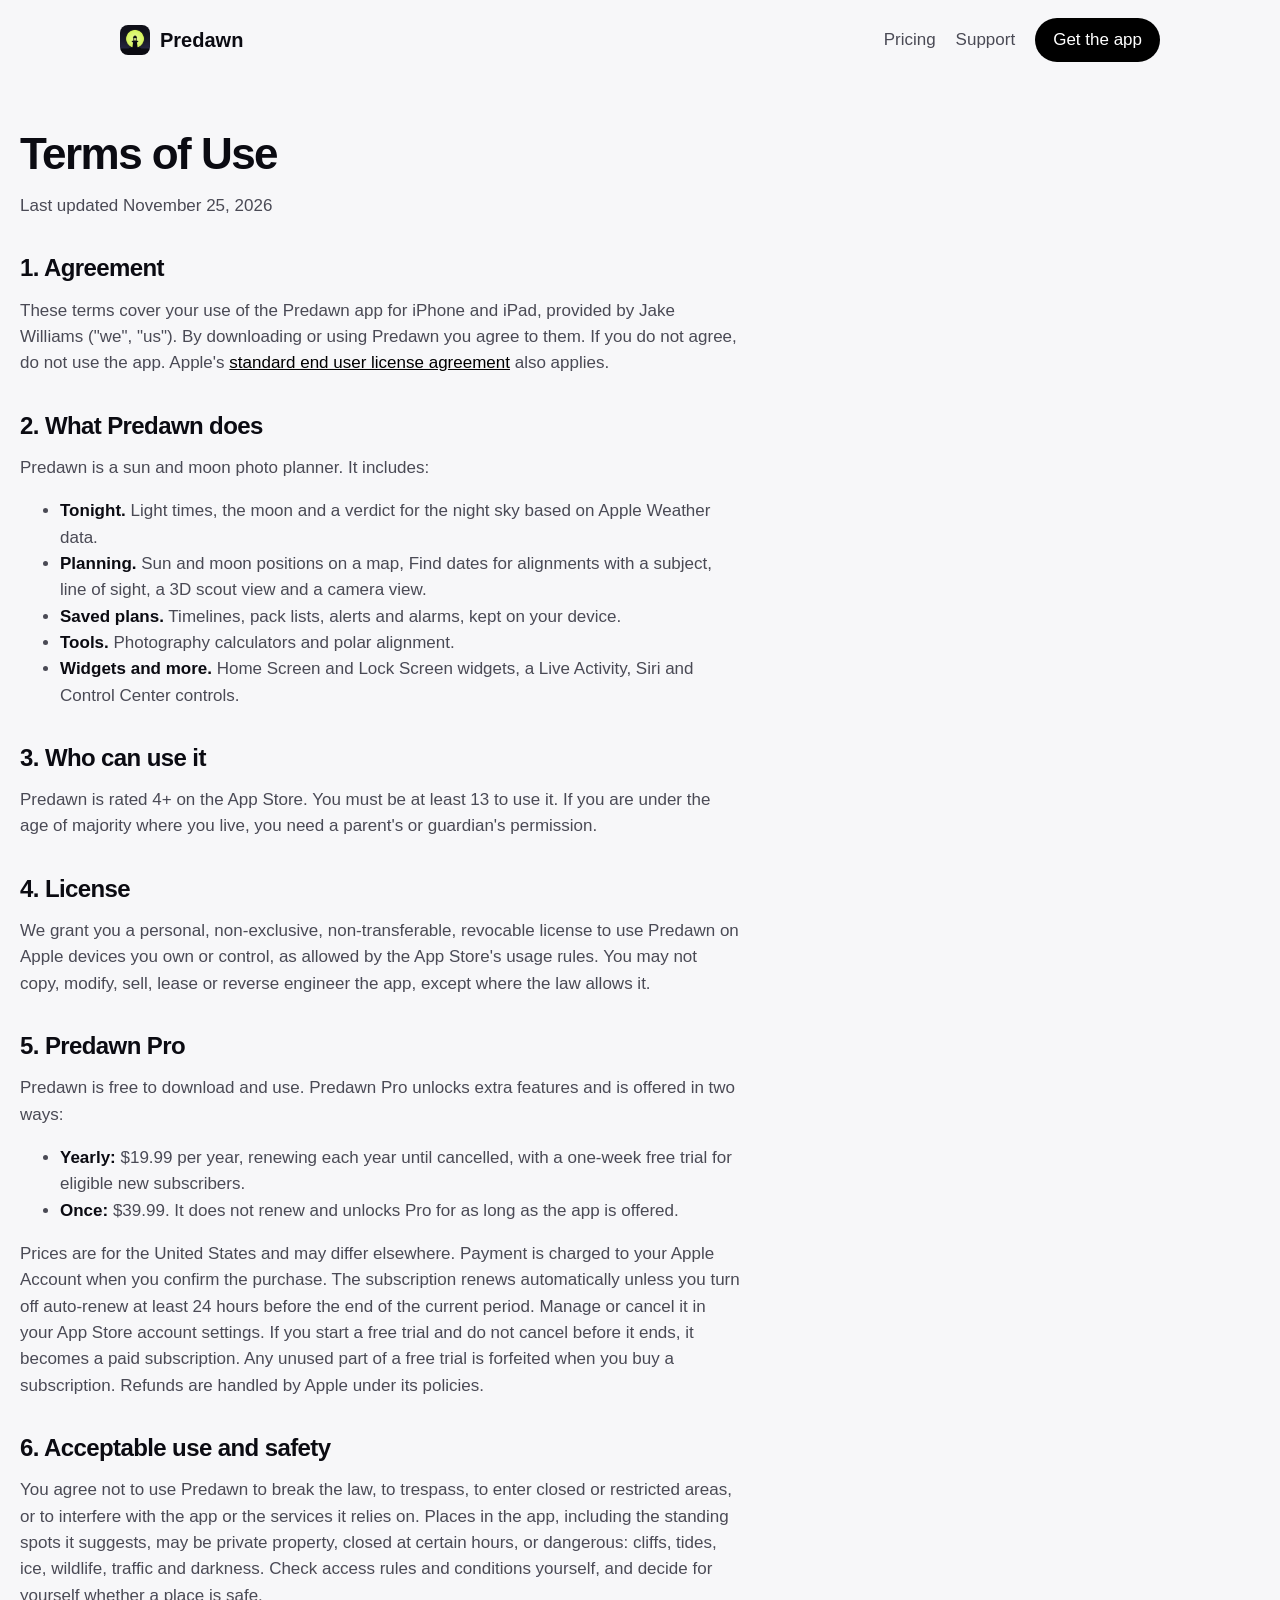
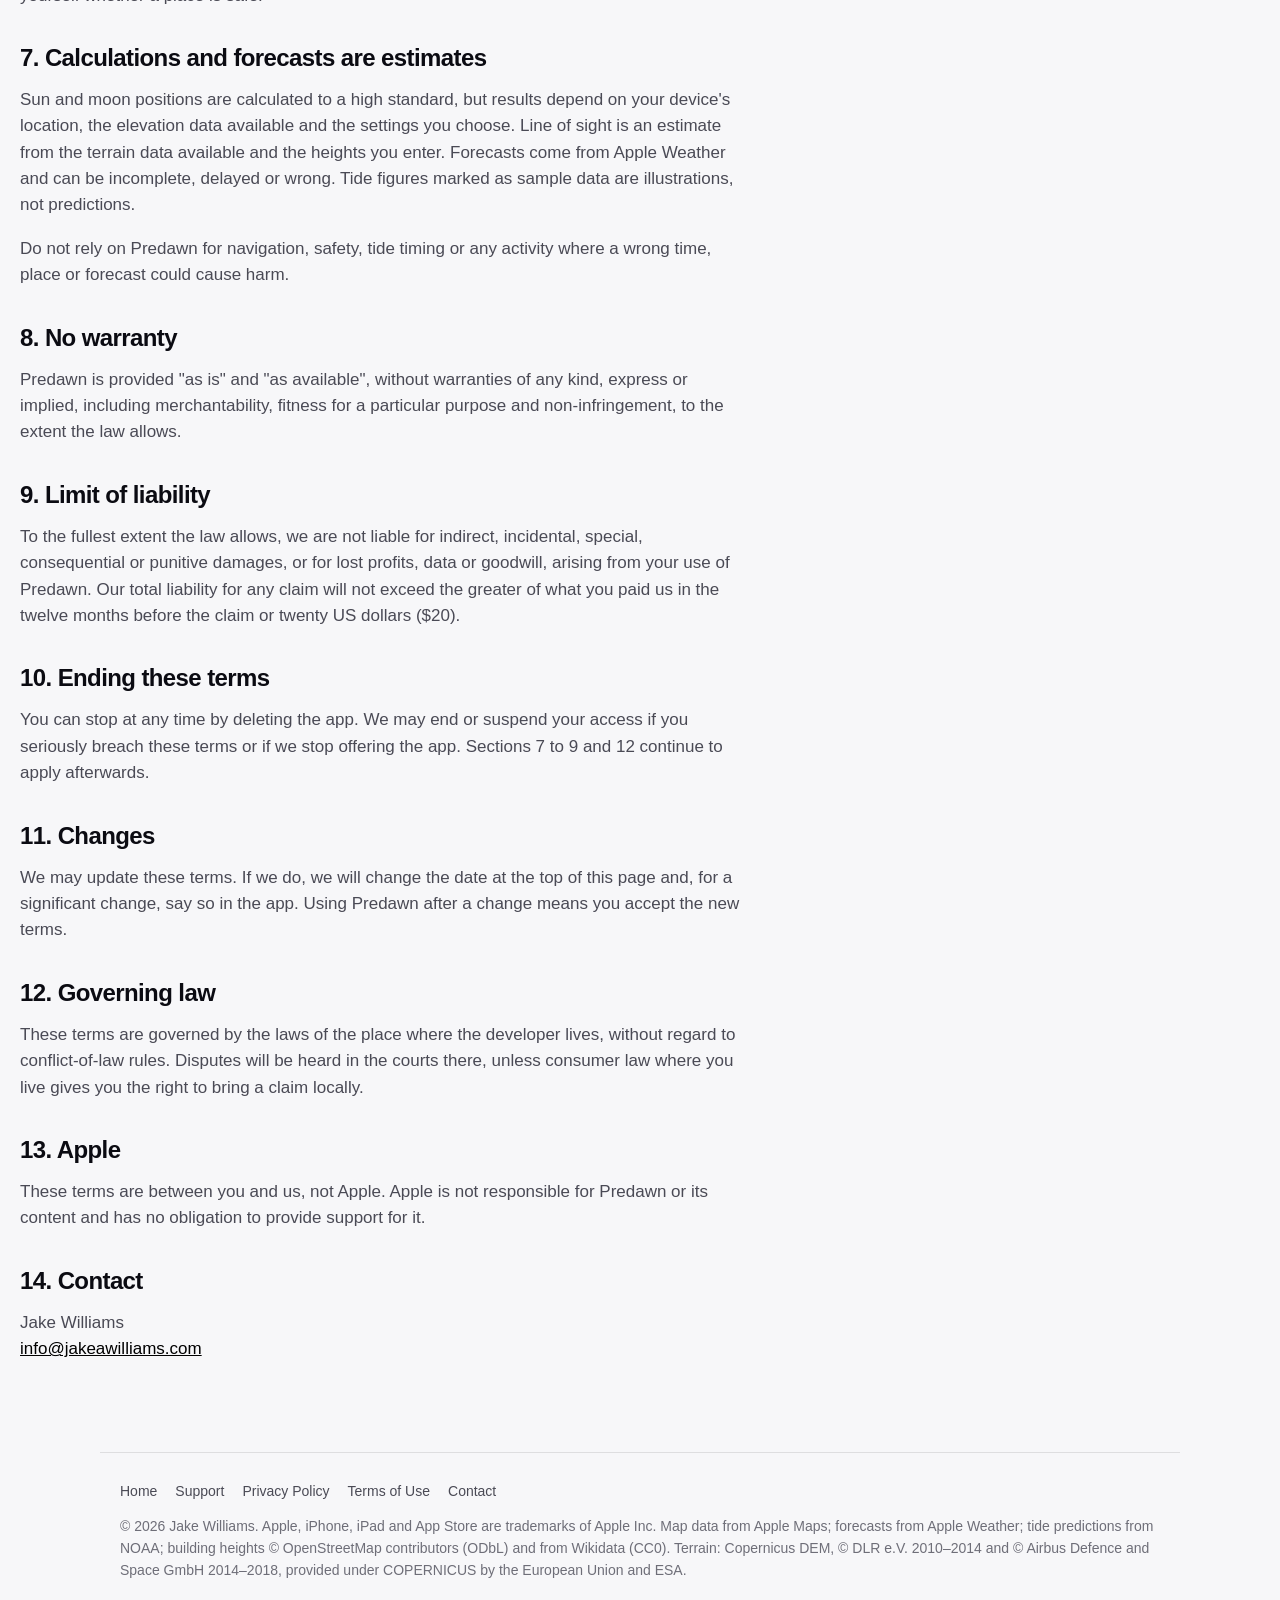
<file: terms-of-service.html>
<!DOCTYPE html>
<html lang="en">
<head>
<meta charset="UTF-8">
<meta name="viewport" content="width=device-width, initial-scale=1">
<title>Predawn Terms of Use</title>
<meta name="description" content="The terms for using Predawn and Predawn Pro.">
<meta name="apple-itunes-app" content="app-id=6834539845">
<meta name="theme-color" content="#04060F">
<link rel="canonical" href="https://jakeintech.github.io/predawn-site/terms-of-service.html">
<link rel="icon" type="image/png" href="assets/favicon.png">
<link rel="apple-touch-icon" href="assets/apple-touch-icon.png">
<meta property="og:type" content="website">
<meta property="og:site_name" content="Predawn">
<meta property="og:title" content="Predawn Terms of Use">
<meta property="og:description" content="The terms for using Predawn and Predawn Pro.">
<meta property="og:url" content="https://jakeintech.github.io/predawn-site/terms-of-service.html">
<meta property="og:image" content="https://jakeintech.github.io/predawn-site/assets/og.png">
<meta property="og:image:width" content="1200">
<meta property="og:image:height" content="630">
<meta name="twitter:card" content="summary_large_image">
<meta name="twitter:image" content="https://jakeintech.github.io/predawn-site/assets/og.png">
<link rel="stylesheet" href="assets/site.css">
</head>
<body>
<a class="skip" href="#main">Skip to content</a>
<header class="wrap site-head">
  <a class="brand" href="./" aria-label="Predawn home"><img src="assets/icon-192.png" alt="" width="30" height="30">Predawn</a>
  <nav class="site-nav" aria-label="Site">
    <a href="./#pricing">Pricing</a>
    <a href="support.html">Support</a>
    <a class="btn" href="https://apps.apple.com/app/id6834539845">Get the app</a>
  </nav>
</header>
<main id="main">
<article class="legal">
<h1>Terms of Use</h1>
<p class="updated">Last updated November 25, 2026</p>
<h2>1. Agreement</h2>
<p>These terms cover your use of the Predawn app for iPhone and iPad, provided by Jake Williams ("we", "us"). By downloading or using Predawn you agree to them. If you do not agree, do not use the app. Apple's <a href="https://www.apple.com/legal/internet-services/itunes/dev/stdeula/">standard end user license agreement</a> also applies.</p>
<h2>2. What Predawn does</h2>
<p>Predawn is a sun and moon photo planner. It includes:</p>
<ul>
<li><strong>Tonight.</strong> Light times, the moon and a verdict for the night sky based on Apple Weather data.</li>
<li><strong>Planning.</strong> Sun and moon positions on a map, Find dates for alignments with a subject, line of sight, a 3D scout view and a camera view.</li>
<li><strong>Saved plans.</strong> Timelines, pack lists, alerts and alarms, kept on your device.</li>
<li><strong>Tools.</strong> Photography calculators and polar alignment.</li>
<li><strong>Widgets and more.</strong> Home Screen and Lock Screen widgets, a Live Activity, Siri and Control Center controls.</li>
</ul>
<h2>3. Who can use it</h2>
<p>Predawn is rated 4+ on the App Store. You must be at least 13 to use it. If you are under the age of majority where you live, you need a parent's or guardian's permission.</p>
<h2>4. License</h2>
<p>We grant you a personal, non-exclusive, non-transferable, revocable license to use Predawn on Apple devices you own or control, as allowed by the App Store's usage rules. You may not copy, modify, sell, lease or reverse engineer the app, except where the law allows it.</p>
<h2>5. Predawn Pro</h2>
<p>Predawn is free to download and use. Predawn Pro unlocks extra features and is offered in two ways:</p>
<ul>
<li><strong>Yearly:</strong> $19.99 per year, renewing each year until cancelled, with a one-week free trial for eligible new subscribers.</li>
<li><strong>Once:</strong> $39.99. It does not renew and unlocks Pro for as long as the app is offered.</li>
</ul>
<p>Prices are for the United States and may differ elsewhere. Payment is charged to your Apple Account when you confirm the purchase. The subscription renews automatically unless you turn off auto-renew at least 24 hours before the end of the current period. Manage or cancel it in your App Store account settings. If you start a free trial and do not cancel before it ends, it becomes a paid subscription. Any unused part of a free trial is forfeited when you buy a subscription. Refunds are handled by Apple under its policies.</p>
<h2>6. Acceptable use and safety</h2>
<p>You agree not to use Predawn to break the law, to trespass, to enter closed or restricted areas, or to interfere with the app or the services it relies on. Places in the app, including the standing spots it suggests, may be private property, closed at certain hours, or dangerous: cliffs, tides, ice, wildlife, traffic and darkness. Check access rules and conditions yourself, and decide for yourself whether a place is safe.</p>
<h2>7. Calculations and forecasts are estimates</h2>
<p>Sun and moon positions are calculated to a high standard, but results depend on your device's location, the elevation data available and the settings you choose. Line of sight is an estimate from the terrain data available and the heights you enter. Forecasts come from Apple Weather and can be incomplete, delayed or wrong. Tide figures marked as sample data are illustrations, not predictions.</p>
<p>Do not rely on Predawn for navigation, safety, tide timing or any activity where a wrong time, place or forecast could cause harm.</p>
<h2>8. No warranty</h2>
<p>Predawn is provided "as is" and "as available", without warranties of any kind, express or implied, including merchantability, fitness for a particular purpose and non-infringement, to the extent the law allows.</p>
<h2>9. Limit of liability</h2>
<p>To the fullest extent the law allows, we are not liable for indirect, incidental, special, consequential or punitive damages, or for lost profits, data or goodwill, arising from your use of Predawn. Our total liability for any claim will not exceed the greater of what you paid us in the twelve months before the claim or twenty US dollars ($20).</p>
<h2>10. Ending these terms</h2>
<p>You can stop at any time by deleting the app. We may end or suspend your access if you seriously breach these terms or if we stop offering the app. Sections 7 to 9 and 12 continue to apply afterwards.</p>
<h2>11. Changes</h2>
<p>We may update these terms. If we do, we will change the date at the top of this page and, for a significant change, say so in the app. Using Predawn after a change means you accept the new terms.</p>
<h2>12. Governing law</h2>
<p>These terms are governed by the laws of the place where the developer lives, without regard to conflict-of-law rules. Disputes will be heard in the courts there, unless consumer law where you live gives you the right to bring a claim locally.</p>
<h2>13. Apple</h2>
<p>These terms are between you and us, not Apple. Apple is not responsible for Predawn or its content and has no obligation to provide support for it.</p>
<h2>14. Contact</h2>
<p>Jake Williams<br><a href="mailto:info@jakeawilliams.com">info@jakeawilliams.com</a></p>
</article>

</main>
<footer class="site-foot wrap">
  <nav aria-label="Footer"><a href="./">Home</a><a href="support.html">Support</a><a href="privacy-policy.html">Privacy Policy</a><a href="terms-of-service.html">Terms of Use</a><a href="mailto:info@jakeawilliams.com">Contact</a></nav>
  <p>&copy; 2026 Jake Williams. Apple, iPhone, iPad and App Store are trademarks of Apple Inc. Map data from Apple Maps; forecasts from Apple Weather; tide predictions from NOAA; building heights &copy; OpenStreetMap contributors (ODbL) and from Wikidata (CC0). Terrain: Copernicus DEM, &copy; DLR e.V. 2010&ndash;2014 and &copy; Airbus Defence and Space GmbH 2014&ndash;2018, provided under COPERNICUS by the European Union and ESA.</p>
</footer>
</body>
</html>
</file>
<file: assets/site.css>
:root{--bg:#0B0B12;--bg2:#15151F;--bg3:#1E1E2A;--label:#F5F5F7;--label2:#AEAEBA;--label3:#7C7C8A;--accent:#FFFFFF;--onaccent:#000000;--sep:rgba(255,255,255,.10);--golden:#FFB340;--blue:#7D7AFF;color-scheme:dark}
@media (prefers-color-scheme:light){:root{--bg:#F7F7F9;--bg2:#FFFFFF;--bg3:#EFEFF4;--label:#0B0B12;--label2:#4A4A55;--label3:#6E6E78;--accent:#000000;--onaccent:#FFFFFF;--sep:rgba(0,0,0,.10);color-scheme:light}}
*{box-sizing:border-box}html{-webkit-text-size-adjust:100%}
body{margin:0;background:var(--bg);color:var(--label);font:17px/1.55 -apple-system,BlinkMacSystemFont,"SF Pro Text","Helvetica Neue",Arial,sans-serif}
a{color:var(--accent)}a:focus-visible,button:focus-visible{outline:3px solid var(--accent);outline-offset:3px;border-radius:6px}
.skip{position:absolute;left:-999px;top:8px;background:var(--accent);color:var(--onaccent);padding:8px 14px;border-radius:999px;z-index:9}.skip:focus{left:16px}
.wrap{max-width:1080px;margin-left:auto;margin-right:auto;padding-left:20px;padding-right:20px}
.site-head{display:flex;align-items:center;justify-content:space-between;padding-top:18px;padding-bottom:18px}
.brand{display:flex;align-items:center;gap:10px;font:800 20px/1 -apple-system,BlinkMacSystemFont,sans-serif;color:var(--label);text-decoration:none}
.brand img{border-radius:8px}
.site-nav{display:flex;gap:20px;align-items:center}.site-nav a{color:var(--label2);text-decoration:none;font-weight:500}.site-nav a:hover{color:var(--label)}.site-nav a.btn{color:var(--onaccent);min-height:44px;padding:0 18px}
.btn{display:inline-flex;align-items:center;justify-content:center;min-height:48px;padding:0 24px;border-radius:999px;background:var(--accent);color:var(--onaccent);font-weight:600;text-decoration:none}
.btn.ghost{background:var(--bg3);color:var(--label)}
.sky{background:#0B0B12 url(sky.webp) center/cover no-repeat;color:#fff;position:relative}.sky::after{content:"";position:absolute;inset:0;background:linear-gradient(90deg,rgba(4,6,15,.72),rgba(4,6,15,.15) 70%);pointer-events:none}
.sky>*{position:relative;z-index:1}.sky .lede,.sky .eyebrow,.sky .note{color:rgba(255,255,255,.82)}.sky .btn{background:#fff;color:#000}
.hero{padding-top:72px;padding-bottom:72px;display:grid;grid-template-columns:1.1fr .9fr;gap:40px;align-items:center}
.eyebrow{font-size:13px;font-weight:600;letter-spacing:.08em;text-transform:uppercase;color:var(--label2)}
h1{font:800 clamp(44px,7vw,84px)/.98 -apple-system,BlinkMacSystemFont,"SF Pro Display",sans-serif;letter-spacing:-.035em;margin:12px 0 18px}
h2{font:800 clamp(30px,4vw,46px)/1.05 -apple-system,BlinkMacSystemFont,"SF Pro Display",sans-serif;letter-spacing:-.025em;margin:0 0 12px}
h3{font-size:20px;margin:0 0 6px}
.lede{font-size:20px;color:var(--label2);max-width:34ch;margin:0 0 28px}
.cta{display:flex;gap:12px;flex-wrap:wrap;align-items:center}.note{color:var(--label3);font-size:15px}
.phone{width:100%;max-width:340px;justify-self:center;border-radius:44px;box-shadow:0 0 0 1px rgba(255,255,255,.14),0 30px 80px rgba(0,0,0,.55)}
section{padding-top:56px;padding-bottom:56px}.section-head{max-width:620px;margin-bottom:28px}.section-head p{color:var(--label2);margin:0}
.features{display:grid;grid-template-columns:repeat(3,1fr);gap:20px}
.card{background:var(--bg2);border-radius:26px;padding:22px;box-shadow:inset 0 0 0 1px var(--sep)}
.card p{color:var(--label2);margin:0}
.shots{display:grid;grid-template-columns:repeat(3,1fr);gap:20px;align-items:start}
.shot figure{margin:0}.shot img{width:100%;border-radius:30px;box-shadow:0 0 0 1px var(--sep)}
.shot figcaption{margin-top:12px}.shot figcaption b{display:block}.shot figcaption span{color:var(--label2);font-size:15px}
.tools{columns:2;gap:28px;padding:0;margin:0;list-style:none}.tools li{break-inside:avoid;padding:8px 0;border-bottom:1px solid var(--sep)}
.pricing{display:grid;grid-template-columns:repeat(3,1fr);gap:20px}
.price{font:800 34px/1.1 -apple-system,BlinkMacSystemFont,sans-serif;margin:8px 0}
.price small{font-size:16px;color:var(--label2);font-weight:500}
.card ul{margin:12px 0 0;padding-left:20px;color:var(--label2)}
.card.hi{background:var(--label);color:var(--bg)}.card.hi p,.card.hi ul,.card.hi .price small{color:var(--bg);opacity:.8}
.privacy{display:grid;grid-template-columns:repeat(4,1fr);gap:16px}
.legal{max-width:760px;padding:40px 20px 72px}.legal h1{font-size:44px}.legal h2{font-size:24px;margin-top:36px}
.legal p,.legal li{color:var(--label2)}.legal strong{color:var(--label)}
.updated{color:var(--label3)}
table{width:100%;border-collapse:collapse;font-size:15px;margin:16px 0}th,td{text-align:left;vertical-align:top;padding:10px 8px;border-bottom:1px solid var(--sep)}th{color:var(--label);font-size:13px;text-transform:uppercase;letter-spacing:.05em}td{color:var(--label2)}
.faq dt{font-weight:600;margin-top:18px}.faq dd{margin:6px 0 0;color:var(--label2)}
.site-foot{border-top:1px solid var(--sep);padding:28px 20px 48px;color:var(--label3);font-size:14px}
.site-foot nav{display:flex;gap:18px;flex-wrap:wrap;margin-bottom:10px}.site-foot a{color:var(--label2);text-decoration:none}
@media (max-width:560px){.site-nav a.btn{display:none}.site-nav{gap:16px}.lede{font-size:18px}}
@media (max-width:820px){.hero{grid-template-columns:1fr;padding-top:24px}.features,.shots,.pricing{grid-template-columns:1fr}.privacy{grid-template-columns:1fr 1fr}.tools{columns:1}.phone{max-width:280px}}
@media (prefers-reduced-motion:no-preference){html{scroll-behavior:smooth}}
</file>
